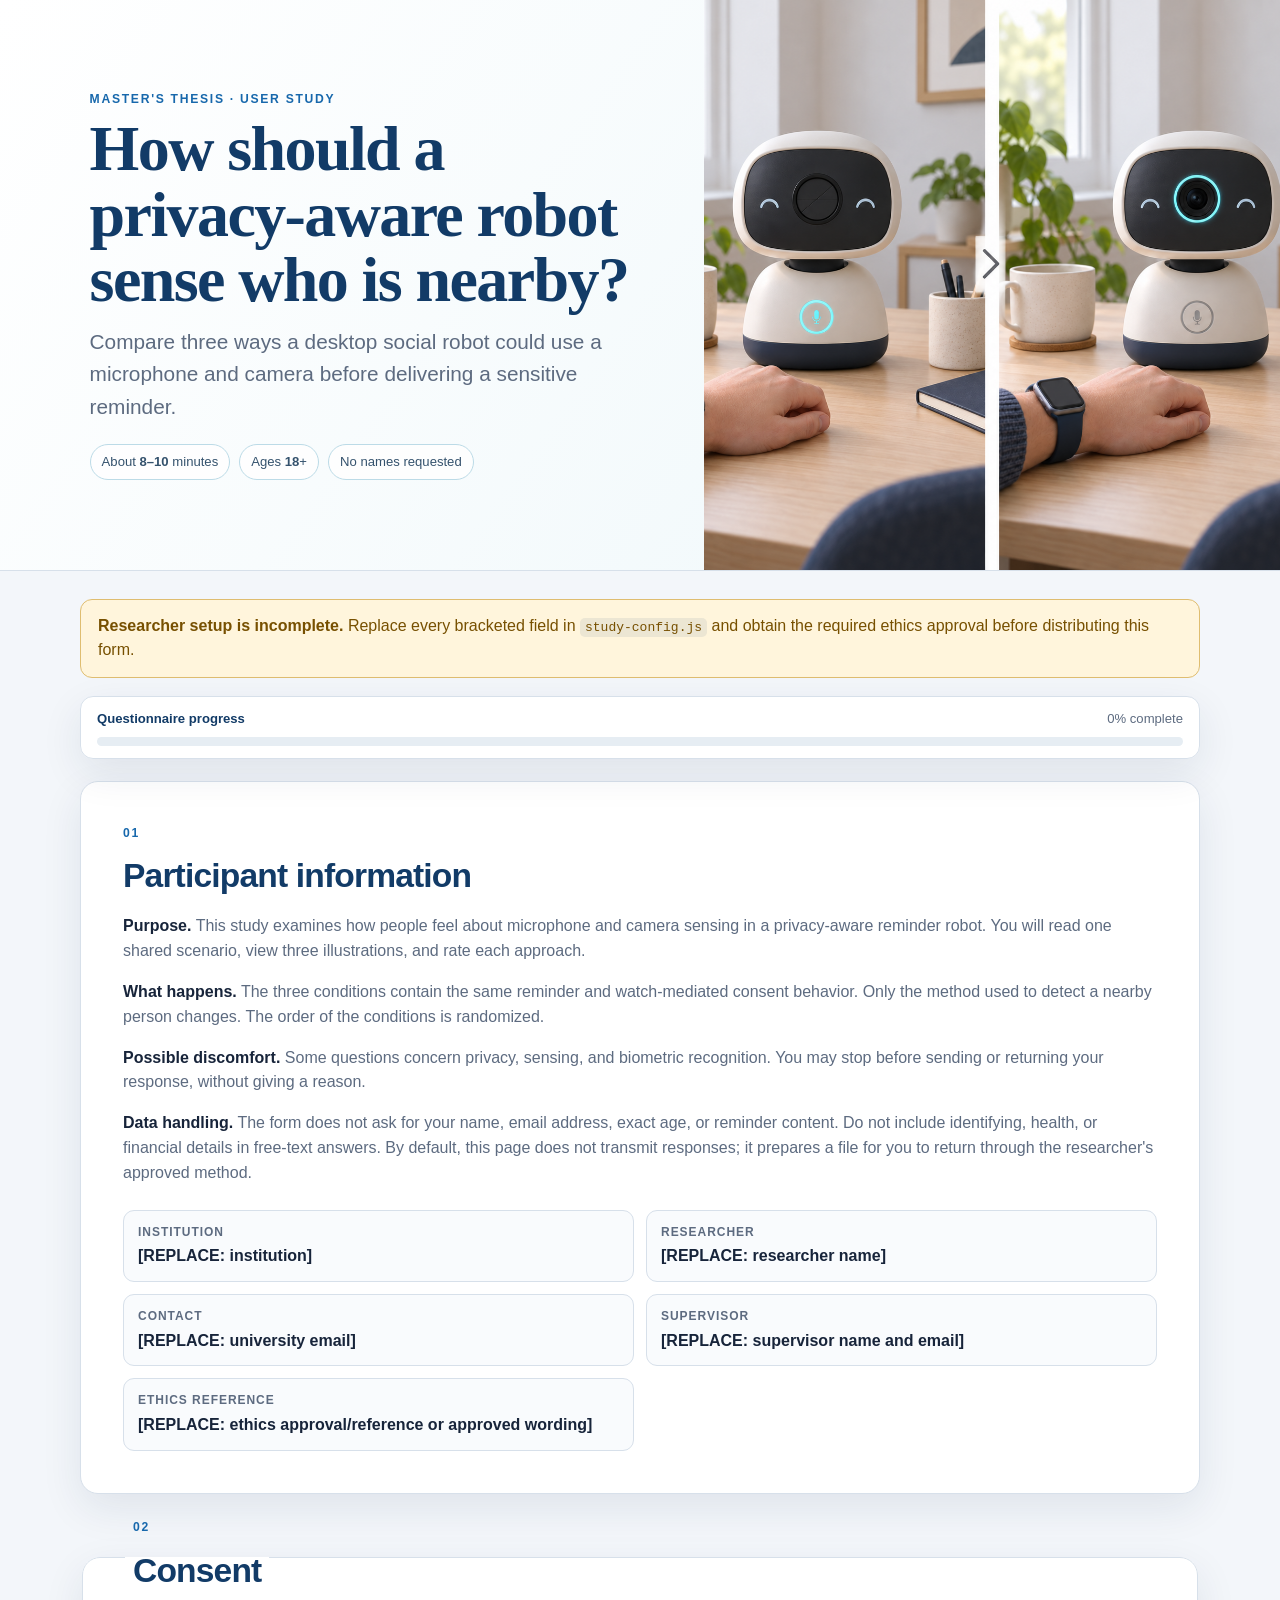
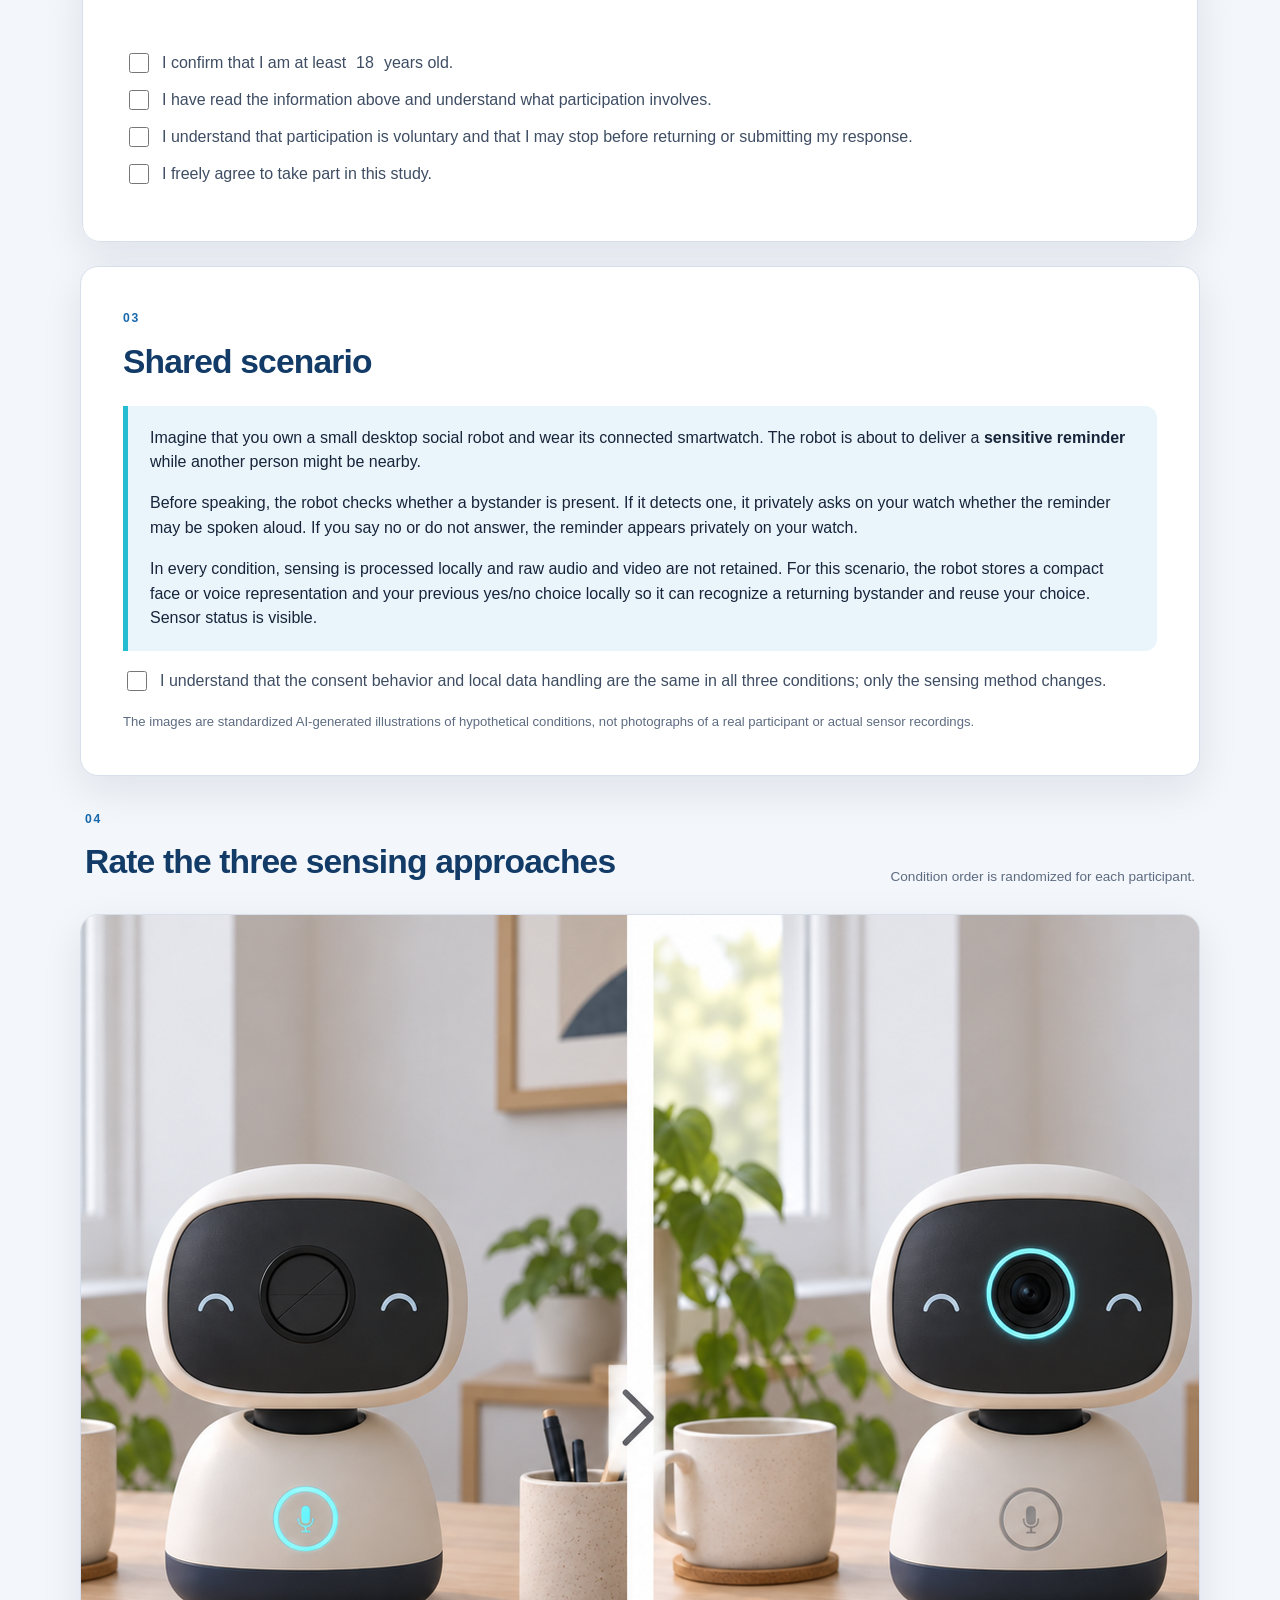
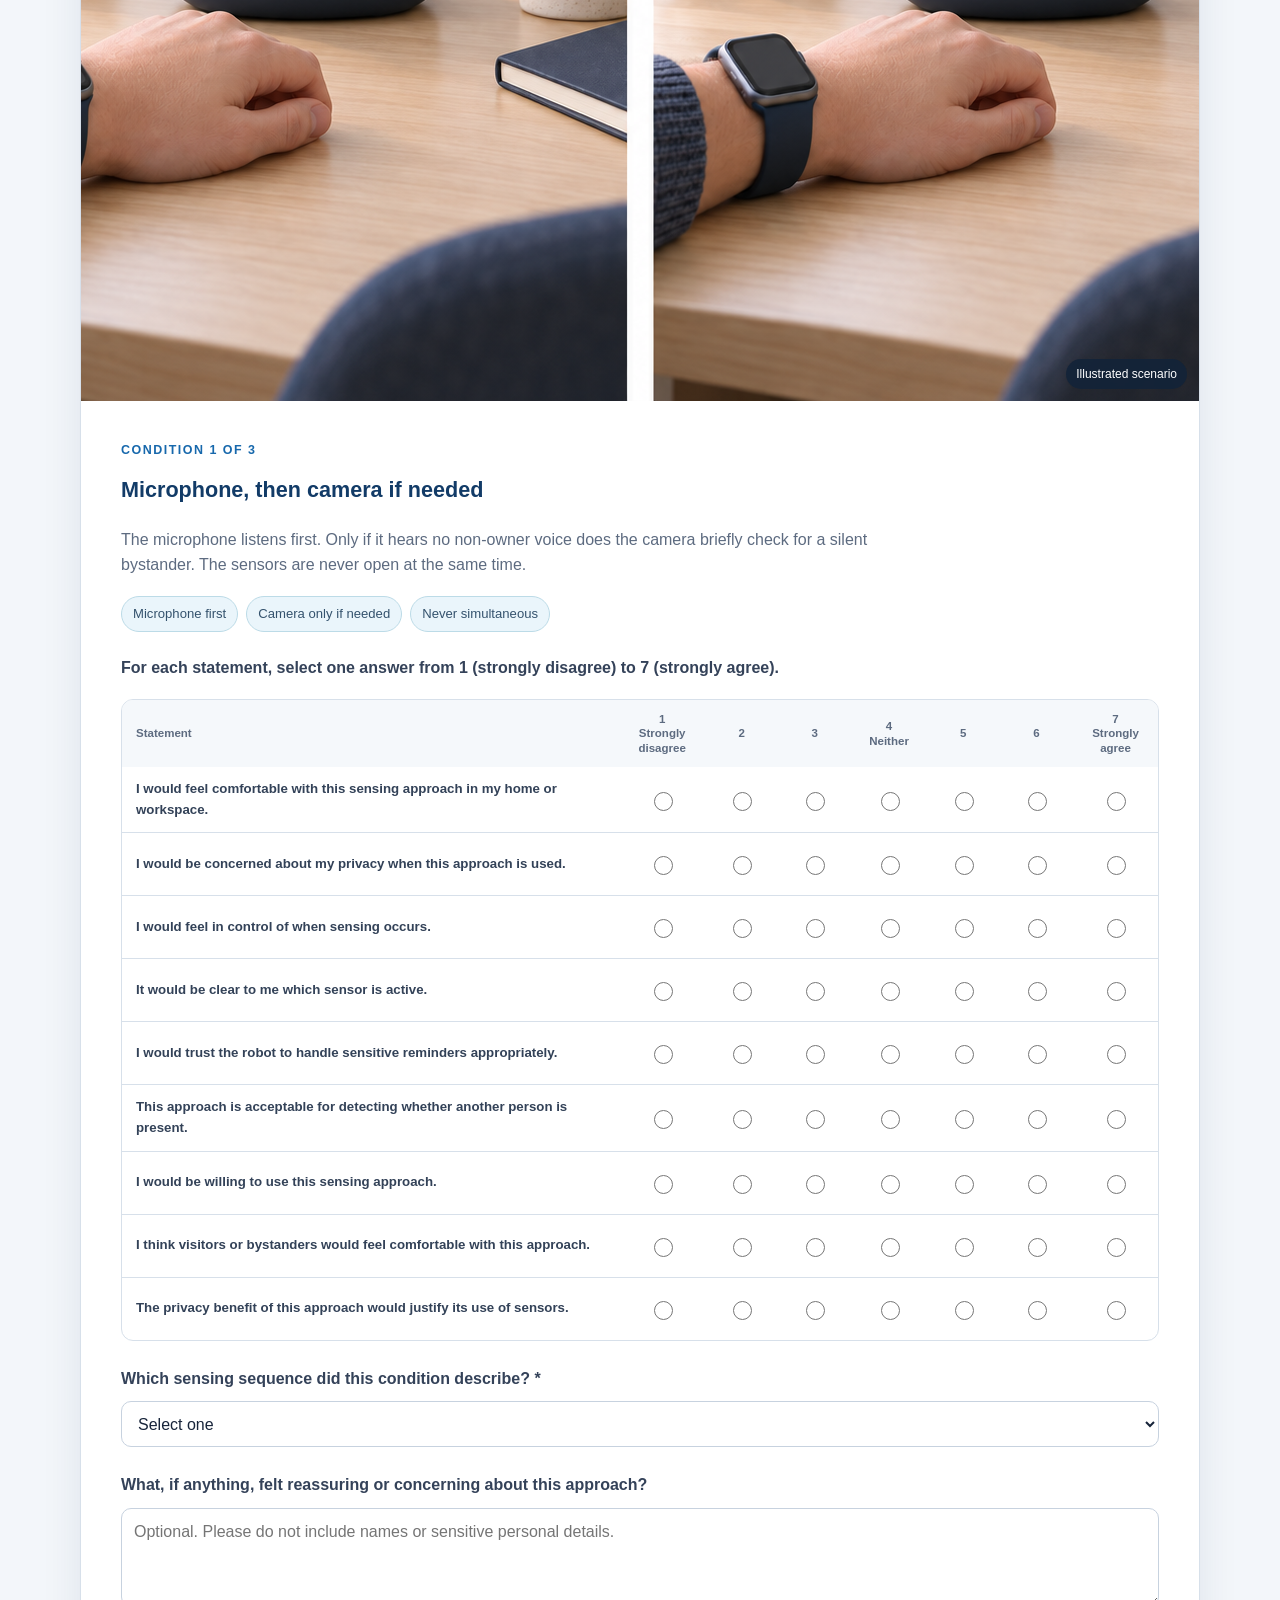
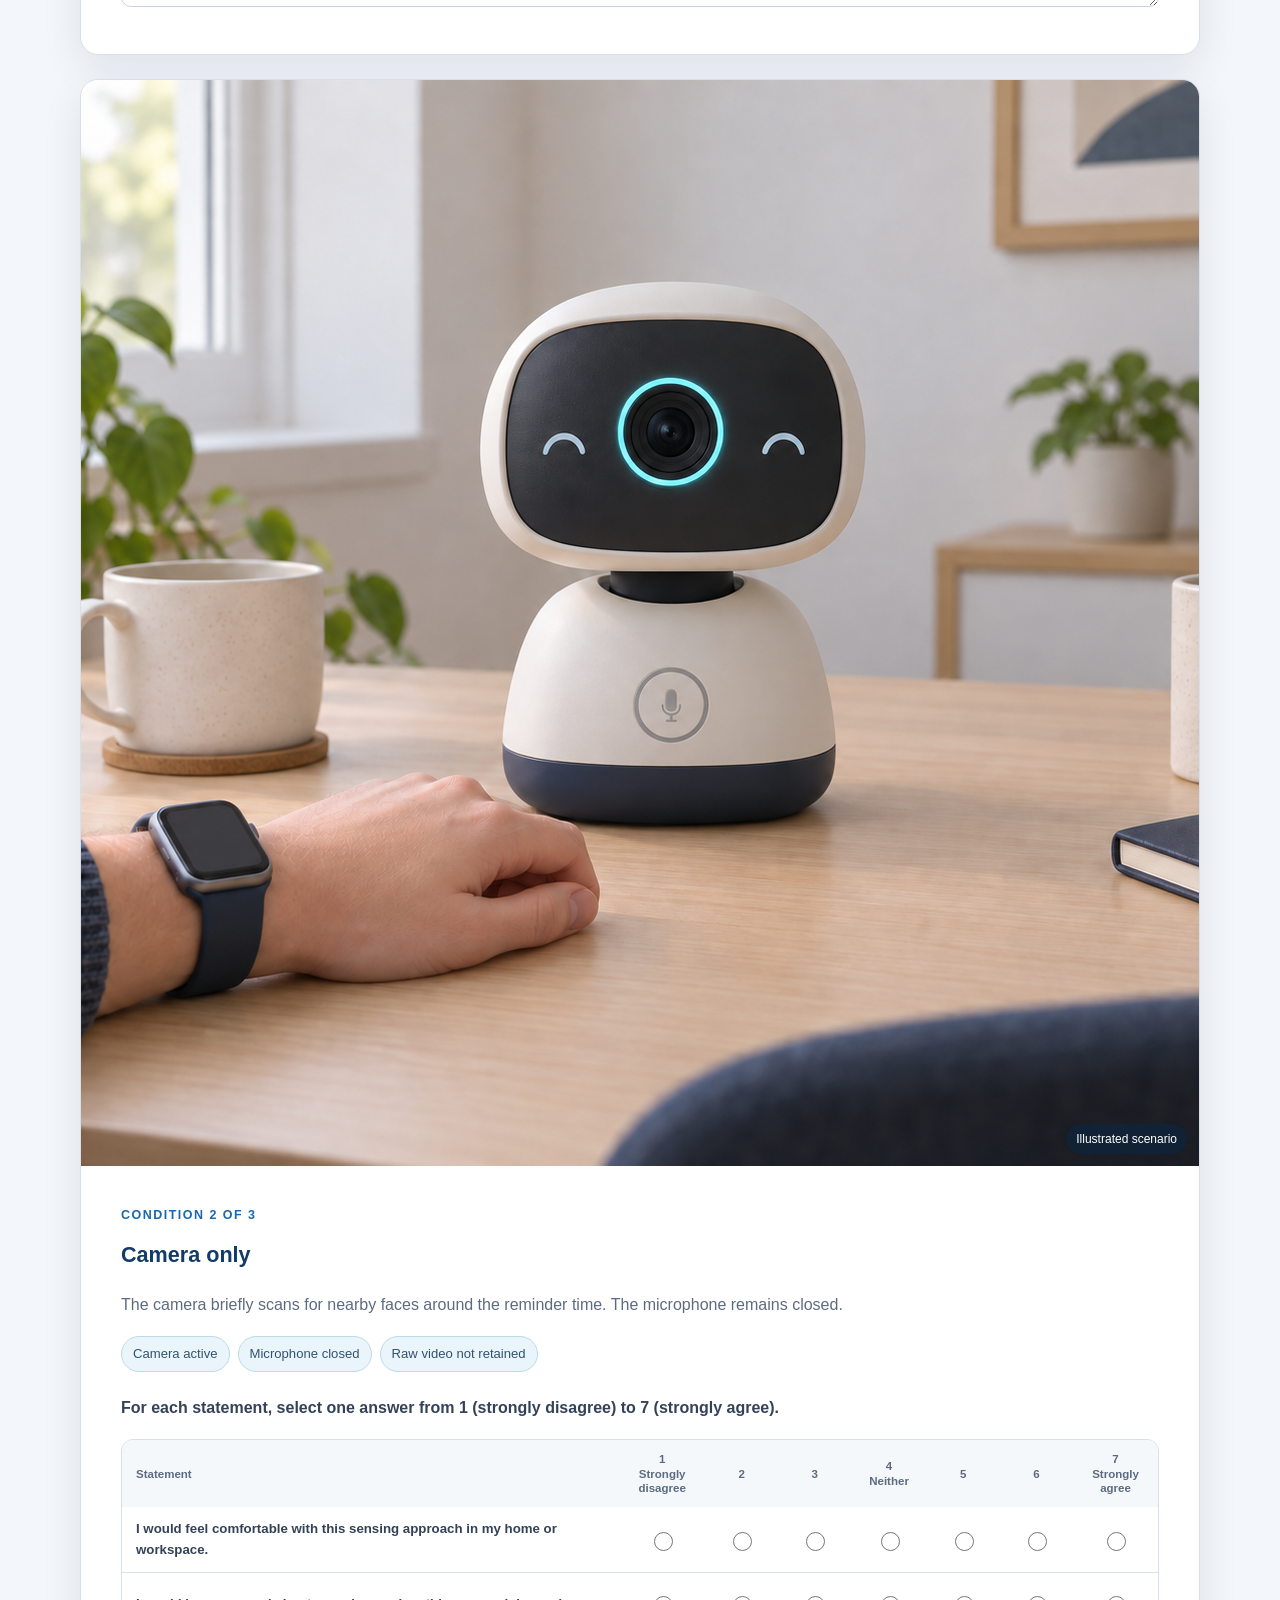
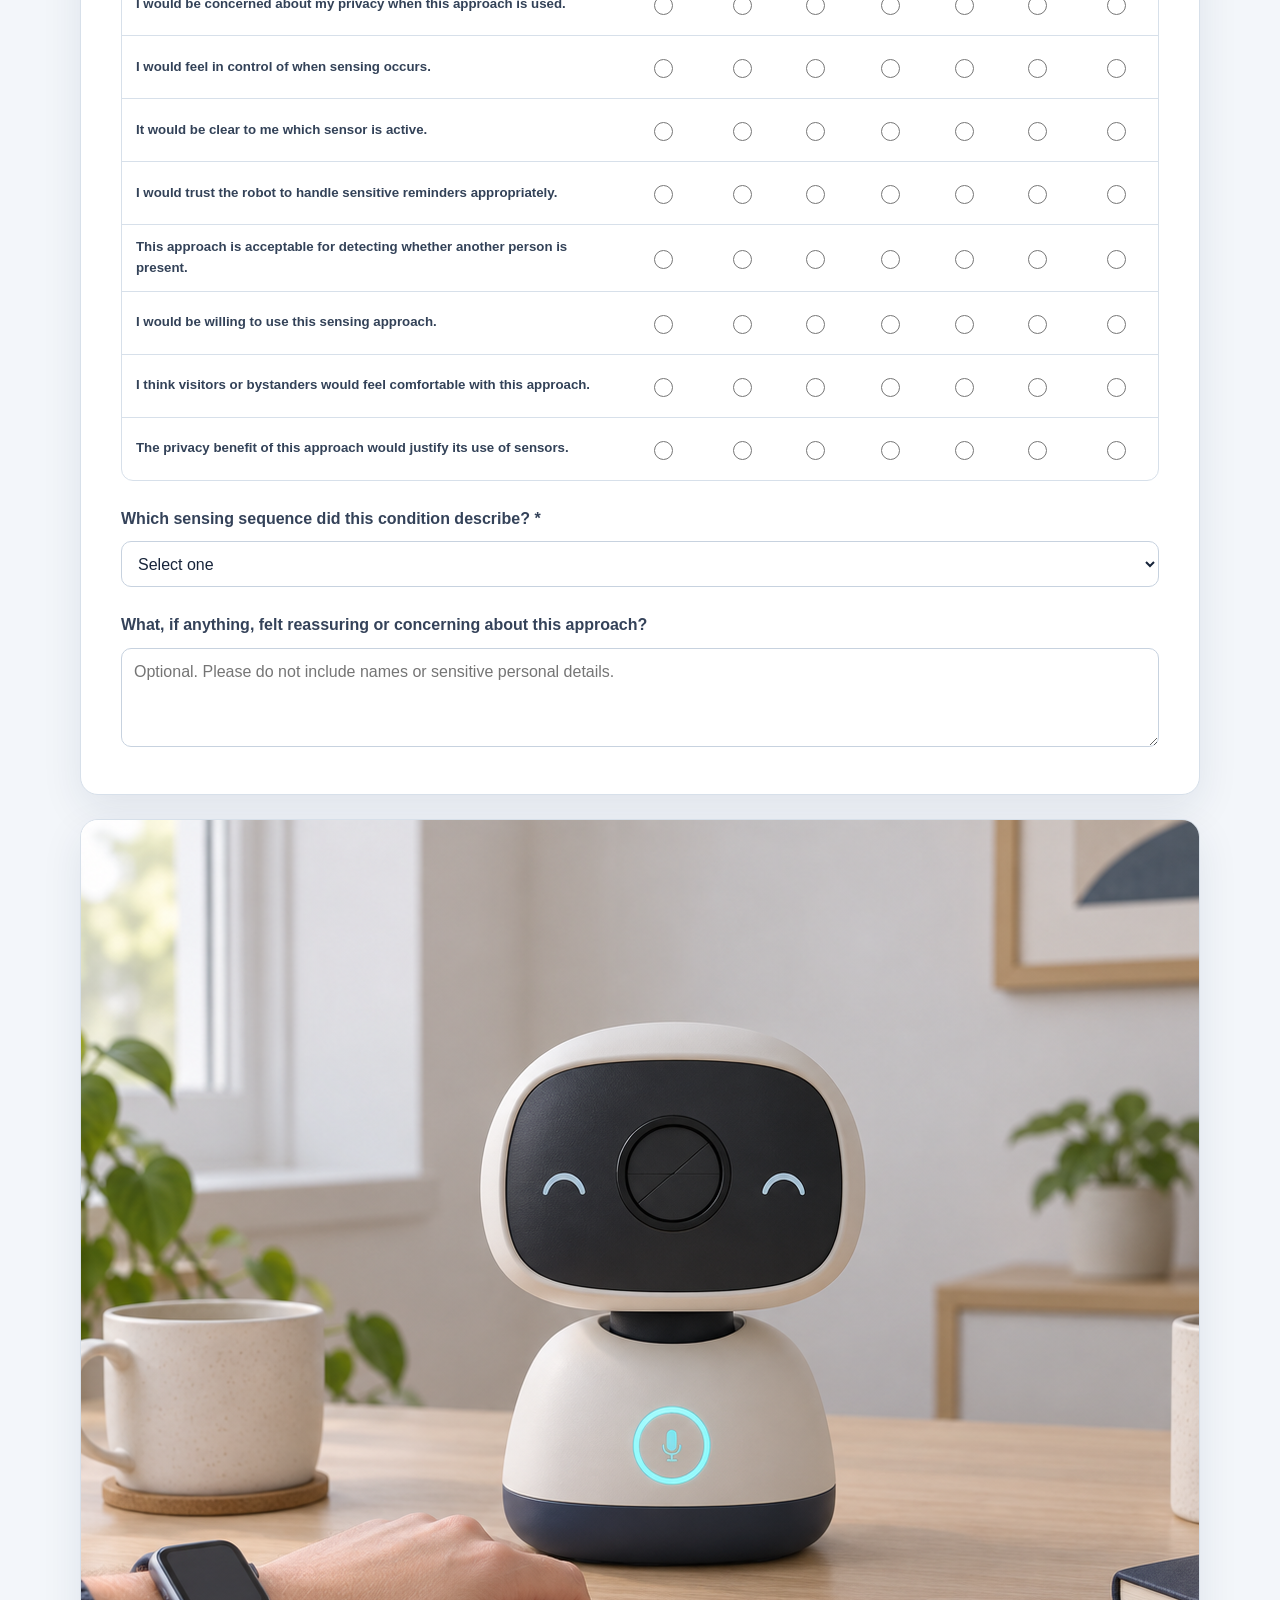
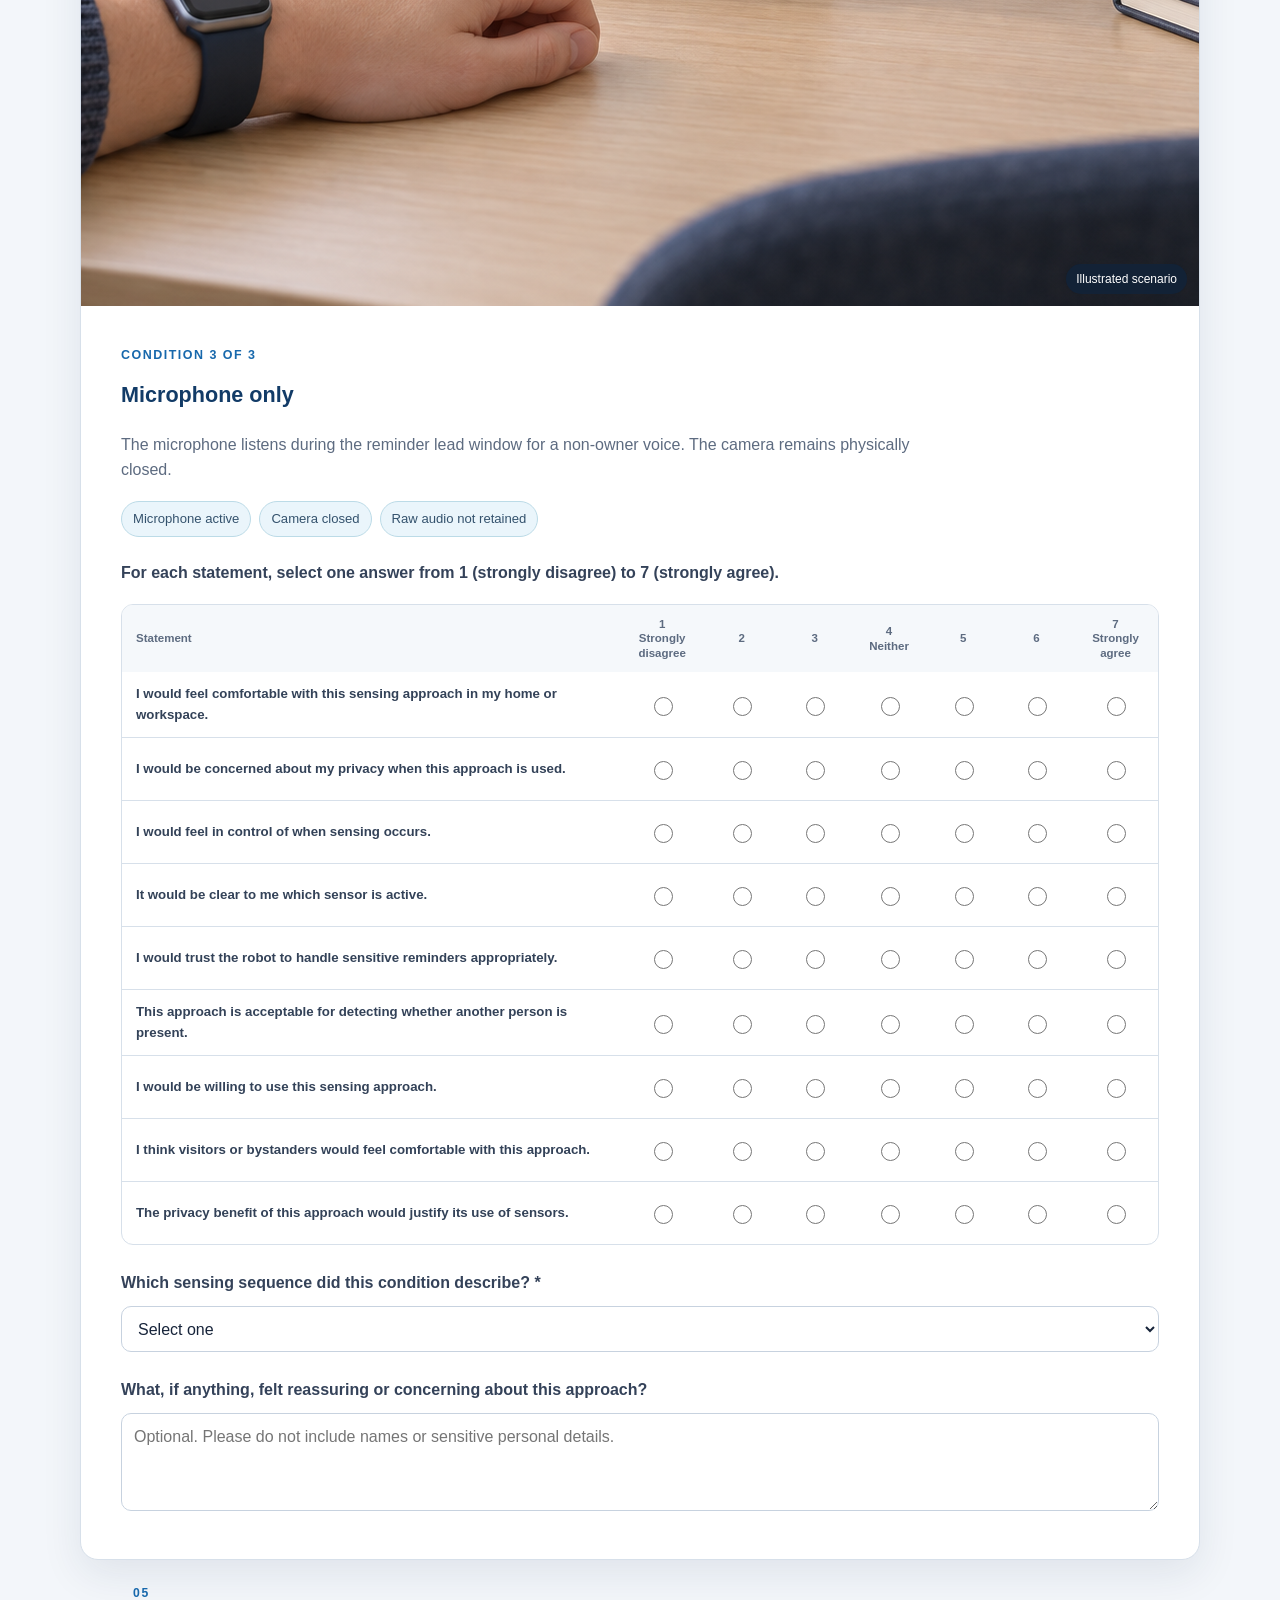
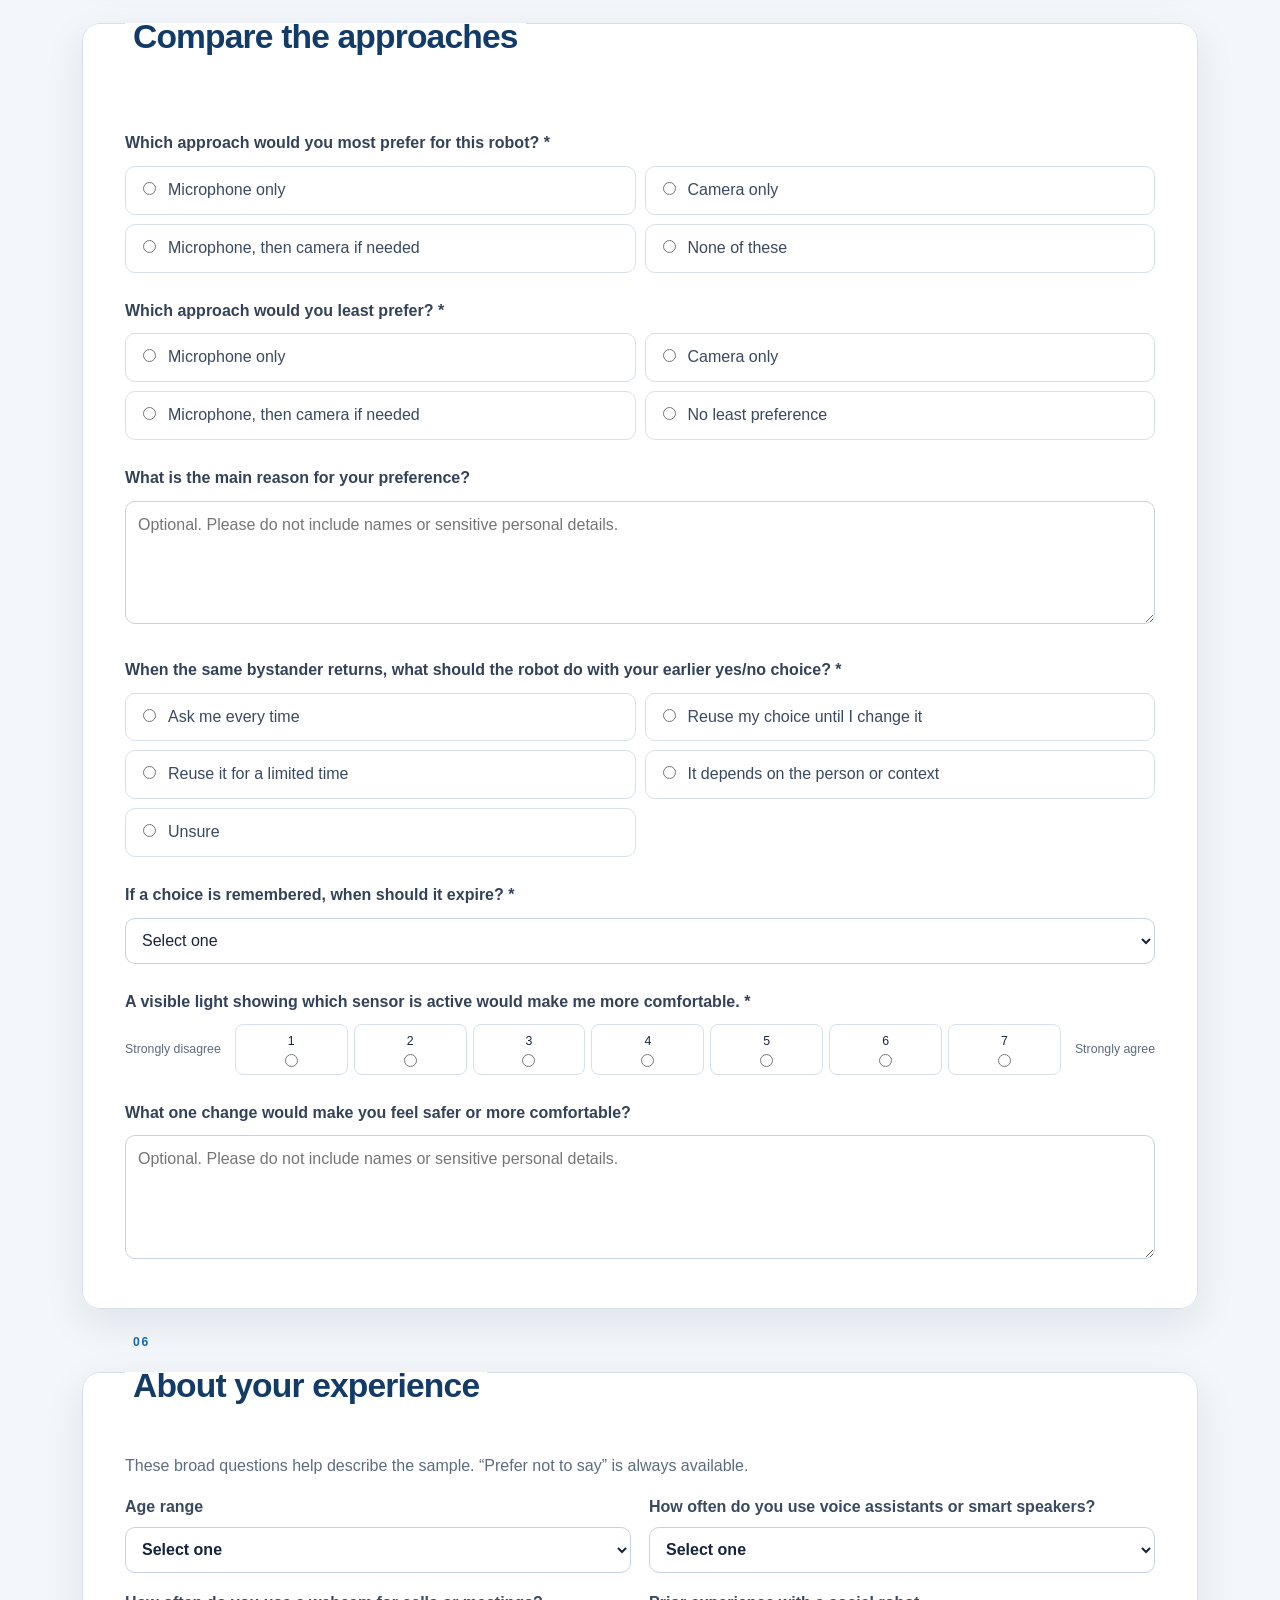
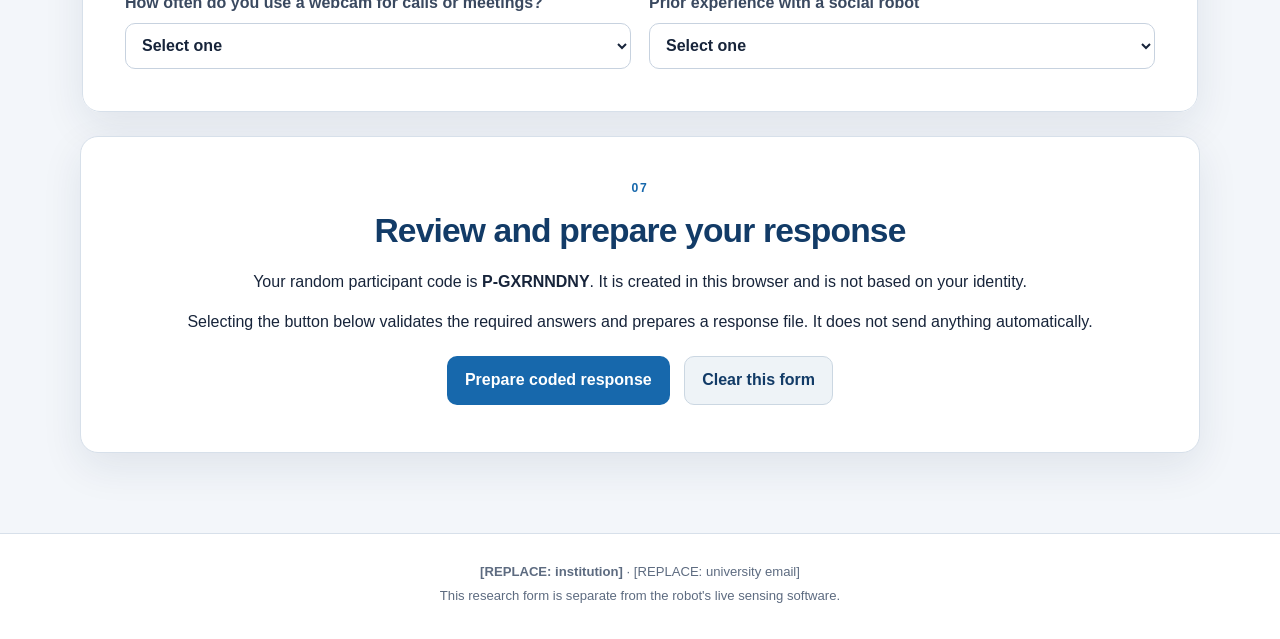
<file: user-study/index.html>
<!doctype html>
<html lang="en">
<head>
  <meta charset="utf-8">
  <meta name="viewport" content="width=device-width, initial-scale=1">
  <meta name="color-scheme" content="light">
  <meta name="description" content="Anonymous master's-thesis questionnaire about microphone and camera sensing in a privacy-aware social robot.">
  <title>Robot Sensor Comfort Study</title>
  <link rel="stylesheet" href="study.css">
  <script src="study-config.js" defer></script>
  <script src="study.js" defer></script>
</head>
<body>
  <a class="skip-link" href="#study-form">Skip to questionnaire</a>

  <header class="hero">
    <div class="hero-copy">
      <p class="kicker">MASTER'S THESIS · USER STUDY</p>
      <h1 data-config="title">How should a privacy-aware robot sense who is nearby?</h1>
      <p class="lede">Compare three ways a desktop social robot could use a microphone and camera before delivering a sensitive reminder.</p>
      <div class="hero-meta" aria-label="Study summary">
        <span>About <strong data-config="estimatedMinutes">8–10</strong> minutes</span>
        <span>Ages <strong data-config="minimumAge">18</strong>+</span>
        <span>No names requested</span>
      </div>
    </div>
    <img src="assets/condition-mic-then-camera.png" alt="Illustration of a desktop robot using a microphone first and a camera second" width="1448" height="1086">
  </header>

  <main>
    <noscript><div class="notice error">This questionnaire needs JavaScript to randomize the conditions and prepare the response file.</div></noscript>
    <div id="setup-warning" class="notice warning" hidden>
      <strong>Researcher setup is incomplete.</strong> Replace every bracketed field in <code>study-config.js</code> and obtain the required ethics approval before distributing this form.
    </div>

    <div class="progress-shell" aria-live="polite">
      <div>
        <strong>Questionnaire progress</strong>
        <span id="progress-label">0% complete</span>
      </div>
      <progress id="progress" max="100" value="0">0%</progress>
    </div>

    <form id="study-form">
      <section class="card prose" aria-labelledby="information-title">
        <p class="section-number">01</p>
        <h2 id="information-title">Participant information</h2>
        <p><strong>Purpose.</strong> This study examines how people feel about microphone and camera sensing in a privacy-aware reminder robot. You will read one shared scenario, view three illustrations, and rate each approach.</p>
        <p><strong>What happens.</strong> The three conditions contain the same reminder and watch-mediated consent behavior. Only the method used to detect a nearby person changes. The order of the conditions is randomized.</p>
        <p><strong>Possible discomfort.</strong> Some questions concern privacy, sensing, and biometric recognition. You may stop before sending or returning your response, without giving a reason.</p>
        <p><strong>Data handling.</strong> The form does not ask for your name, email address, exact age, or reminder content. Do not include identifying, health, or financial details in free-text answers. <span id="collection-description">By default, this page does not transmit responses; it prepares a file for you to return through the researcher's approved method.</span></p>
        <dl class="contact-grid">
          <div><dt>Institution</dt><dd data-config="institution">[REPLACE: institution]</dd></div>
          <div><dt>Researcher</dt><dd data-config="researcher">[REPLACE: researcher name]</dd></div>
          <div><dt>Contact</dt><dd data-config="contact">[REPLACE: university email]</dd></div>
          <div><dt>Supervisor</dt><dd data-config="supervisor">[REPLACE: supervisor name and email]</dd></div>
          <div><dt>Ethics reference</dt><dd data-config="ethicsReference">[REPLACE: ethics approval/reference or approved wording]</dd></div>
        </dl>
      </section>

      <fieldset class="card consent-card">
        <legend><span class="section-number">02</span> Consent</legend>
        <label class="check"><input type="checkbox" name="consent_age" required> I confirm that I am at least <span data-config="minimumAge">18</span> years old.</label>
        <label class="check"><input type="checkbox" name="consent_information" required> I have read the information above and understand what participation involves.</label>
        <label class="check"><input type="checkbox" name="consent_voluntary" required> I understand that participation is voluntary and that I may stop before returning or submitting my response.</label>
        <label class="check"><input type="checkbox" name="consent_participate" required> I freely agree to take part in this study.</label>
      </fieldset>

      <section class="card prose" aria-labelledby="scenario-title">
        <p class="section-number">03</p>
        <h2 id="scenario-title">Shared scenario</h2>
        <div class="scenario">
          <p>Imagine that you own a small desktop social robot and wear its connected smartwatch. The robot is about to deliver a <strong>sensitive reminder</strong> while another person might be nearby.</p>
          <p>Before speaking, the robot checks whether a bystander is present. If it detects one, it privately asks on your watch whether the reminder may be spoken aloud. If you say no or do not answer, the reminder appears privately on your watch.</p>
          <p>In every condition, sensing is processed locally and raw audio and video are not retained. For this scenario, the robot stores a compact face or voice representation and your previous yes/no choice locally so it can recognize a returning bystander and reuse your choice. Sensor status is visible.</p>
        </div>
        <label class="check"><input type="checkbox" name="scenario_understood" required> I understand that the consent behavior and local data handling are the same in all three conditions; only the sensing method changes.</label>
        <p class="image-note">The images are standardized AI-generated illustrations of hypothetical conditions, not photographs of a real participant or actual sensor recordings.</p>
      </section>

      <section aria-labelledby="conditions-title">
        <div class="section-heading">
          <div><p class="section-number">04</p><h2 id="conditions-title">Rate the three sensing approaches</h2></div>
          <p>Condition order is randomized for each participant.</p>
        </div>
        <div id="condition-list"></div>
      </section>

      <fieldset class="card" id="comparison-section">
        <legend><span class="section-number">05</span> Compare the approaches</legend>

        <div class="question-block">
          <span class="question-label">Which approach would you most prefer for this robot? <span aria-hidden="true">*</span></span>
          <div class="choice-grid" role="radiogroup" aria-label="Most preferred approach">
            <label><input type="radio" name="overall_preferred" value="microphone" required> Microphone only</label>
            <label><input type="radio" name="overall_preferred" value="camera" required> Camera only</label>
            <label><input type="radio" name="overall_preferred" value="sequential" required> Microphone, then camera if needed</label>
            <label><input type="radio" name="overall_preferred" value="none" required> None of these</label>
          </div>
        </div>

        <div class="question-block">
          <span class="question-label">Which approach would you least prefer? <span aria-hidden="true">*</span></span>
          <div class="choice-grid" role="radiogroup" aria-label="Least preferred approach">
            <label><input type="radio" name="overall_least_preferred" value="microphone" required> Microphone only</label>
            <label><input type="radio" name="overall_least_preferred" value="camera" required> Camera only</label>
            <label><input type="radio" name="overall_least_preferred" value="sequential" required> Microphone, then camera if needed</label>
            <label><input type="radio" name="overall_least_preferred" value="none" required> No least preference</label>
          </div>
        </div>

        <div class="question-block">
          <label for="preference-reason"><span class="question-label">What is the main reason for your preference?</span></label>
          <textarea id="preference-reason" name="overall_preference_reason" maxlength="1200" rows="4" placeholder="Optional. Please do not include names or sensitive personal details."></textarea>
        </div>

        <div class="question-block">
          <span class="question-label">When the same bystander returns, what should the robot do with your earlier yes/no choice? <span aria-hidden="true">*</span></span>
          <div class="choice-grid" role="radiogroup" aria-label="Preference for remembered consent">
            <label><input type="radio" name="policy_preference" value="reask" required> Ask me every time</label>
            <label><input type="radio" name="policy_preference" value="remember" required> Reuse my choice until I change it</label>
            <label><input type="radio" name="policy_preference" value="expire" required> Reuse it for a limited time</label>
            <label><input type="radio" name="policy_preference" value="context" required> It depends on the person or context</label>
            <label><input type="radio" name="policy_preference" value="unsure" required> Unsure</label>
          </div>
        </div>

        <div class="question-block">
          <label for="retention-preference"><span class="question-label">If a choice is remembered, when should it expire? <span aria-hidden="true">*</span></span></label>
          <select id="retention-preference" name="retention_preference" required>
            <option value="">Select one</option>
            <option value="session">At the end of the current session</option>
            <option value="day">After one day</option>
            <option value="week">After one week</option>
            <option value="month">After one month</option>
            <option value="manual">Only when I change or delete it</option>
            <option value="never_store">It should never be stored</option>
            <option value="unsure">Unsure</option>
          </select>
        </div>

        <div class="question-block">
          <span class="question-label">A visible light showing which sensor is active would make me more comfortable. <span aria-hidden="true">*</span></span>
          <div class="inline-scale" role="radiogroup" aria-label="Status light agreement">
            <span>Strongly disagree</span>
            <div class="scale-options" data-radio-group="status_light_helpful"></div>
            <span>Strongly agree</span>
          </div>
        </div>

        <div class="question-block">
          <label for="design-change"><span class="question-label">What one change would make you feel safer or more comfortable?</span></label>
          <textarea id="design-change" name="overall_design_change" maxlength="1200" rows="4" placeholder="Optional. Please do not include names or sensitive personal details."></textarea>
        </div>
      </fieldset>

      <fieldset class="card">
        <legend><span class="section-number">06</span> About your experience</legend>
        <p class="muted">These broad questions help describe the sample. “Prefer not to say” is always available.</p>

        <div class="form-grid">
          <label>Age range
            <select name="dem_age_band" required>
              <option value="">Select one</option>
              <option value="18_24">18–24</option>
              <option value="25_34">25–34</option>
              <option value="35_44">35–44</option>
              <option value="45_54">45–54</option>
              <option value="55_64">55–64</option>
              <option value="65_plus">65+</option>
              <option value="prefer_not">Prefer not to say</option>
            </select>
          </label>
          <label>How often do you use voice assistants or smart speakers?
            <select name="dem_voice_assistant_use" required>
              <option value="">Select one</option>
              <option value="never">Never</option>
              <option value="less_monthly">Less than monthly</option>
              <option value="monthly">Monthly</option>
              <option value="weekly">Weekly</option>
              <option value="daily">Daily</option>
              <option value="prefer_not">Prefer not to say</option>
            </select>
          </label>
          <label>How often do you use a webcam for calls or meetings?
            <select name="dem_webcam_use" required>
              <option value="">Select one</option>
              <option value="never">Never</option>
              <option value="less_monthly">Less than monthly</option>
              <option value="monthly">Monthly</option>
              <option value="weekly">Weekly</option>
              <option value="daily">Daily</option>
              <option value="prefer_not">Prefer not to say</option>
            </select>
          </label>
          <label>Prior experience with a social robot
            <select name="dem_robot_experience" required>
              <option value="">Select one</option>
              <option value="none">None</option>
              <option value="seen_demo">Seen one in a video or demonstration</option>
              <option value="brief">Interacted once or twice</option>
              <option value="regular">Regular interaction</option>
              <option value="prefer_not">Prefer not to say</option>
            </select>
          </label>
        </div>
      </fieldset>

      <section class="card finish-card">
        <p class="section-number">07</p>
        <h2>Review and prepare your response</h2>
        <p>Your random participant code is <strong id="participant-code">Generating…</strong>. It is created in this browser and is not based on your identity.</p>
        <p id="submit-explanation">Selecting the button below validates the required answers and prepares a response file. It does not send anything automatically.</p>
        <button id="submit-button" class="button primary" type="submit">Prepare coded response</button>
        <button id="reset-button" class="button secondary" type="button">Clear this form</button>
        <p id="form-error" class="form-error" role="alert" hidden>Please complete the highlighted required question(s).</p>
      </section>
    </form>

    <section id="completion" class="card completion" tabindex="-1" hidden>
      <p class="section-number">RESPONSE READY</p>
      <h2>Thank you</h2>
      <p id="completion-message">Your coded response has not left this browser. Download one of the files below and return it using the method provided by the researcher.</p>
      <div class="button-row">
        <button id="download-json" class="button primary" type="button">Download JSON response</button>
        <button id="download-csv" class="button secondary" type="button">Download CSV response</button>
        <button id="print-response" class="button secondary" type="button">Print / save as PDF</button>
      </div>
    </section>
  </main>

  <footer>
    <p><strong data-config="institution">[REPLACE: institution]</strong> · <span data-config="contact">[REPLACE: university email]</span></p>
    <p>This research form is separate from the robot's live sensing software.</p>
  </footer>
</body>
</html>
</file>
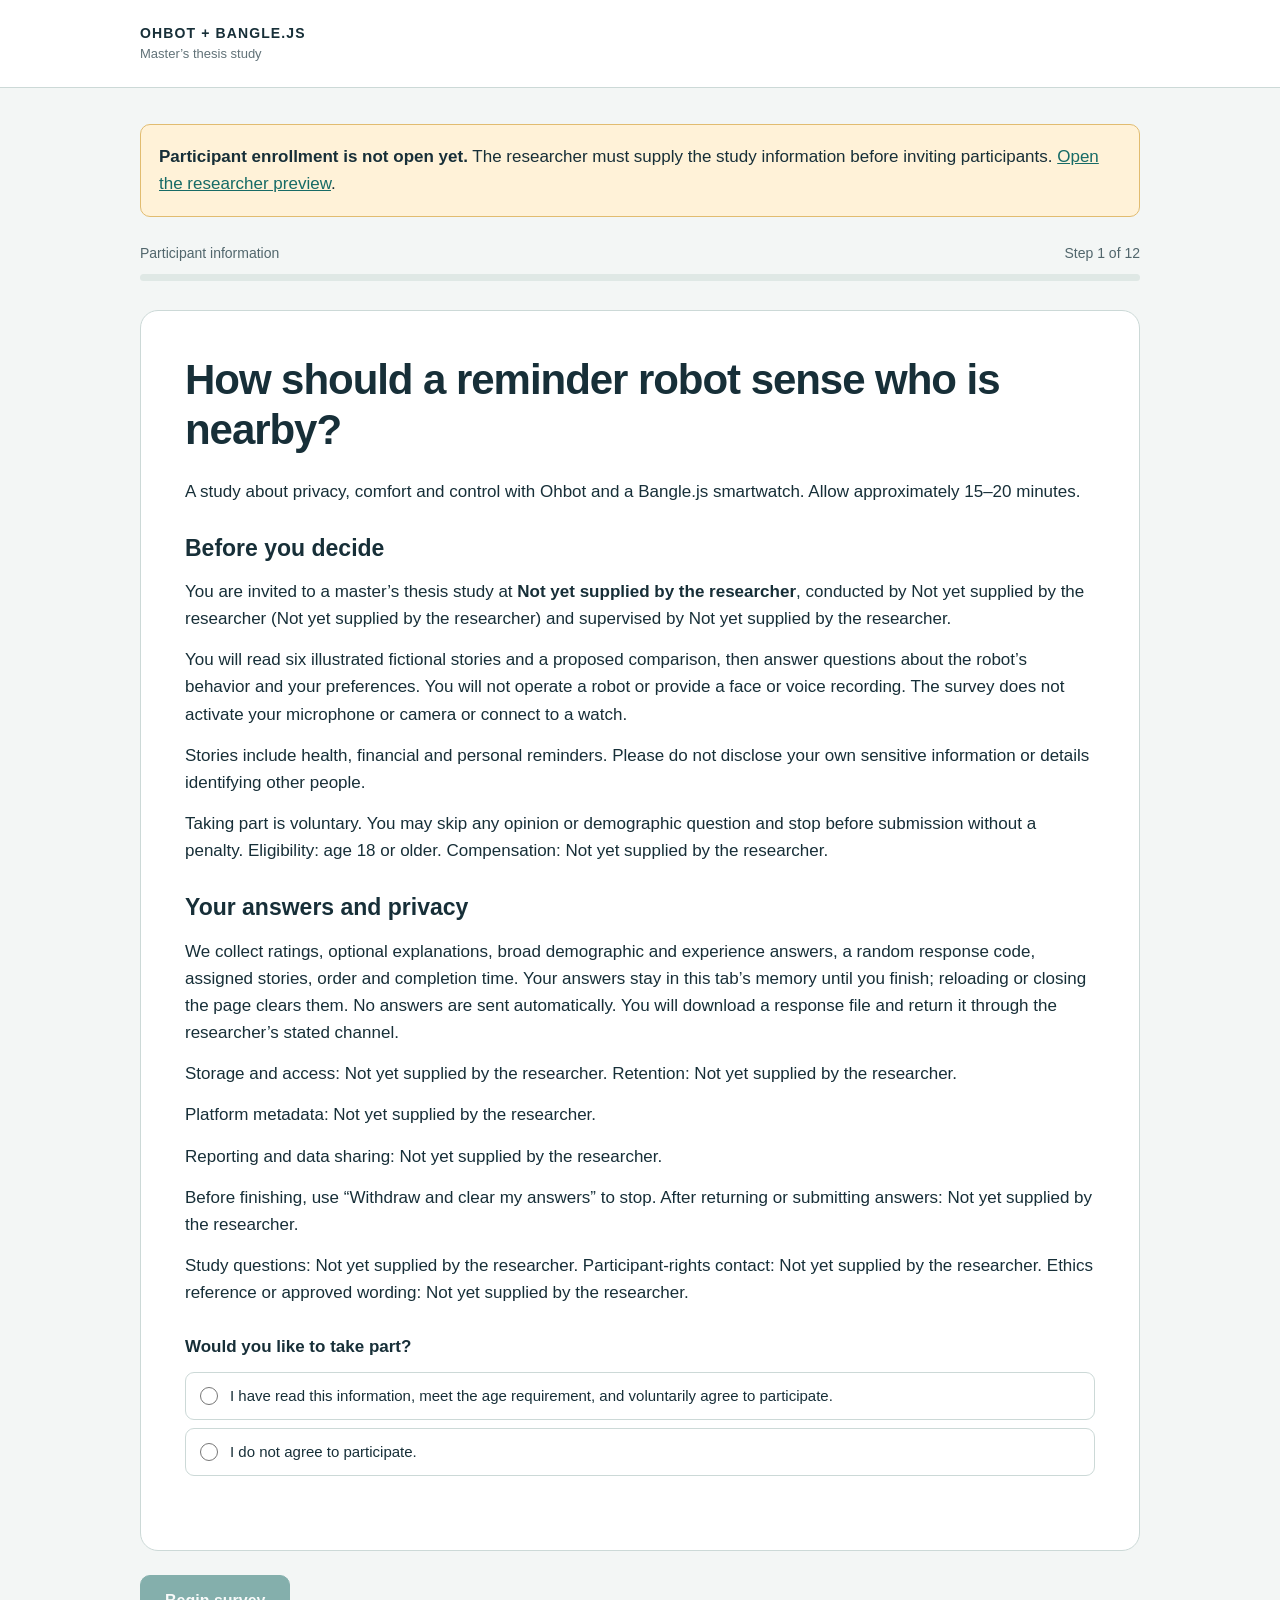
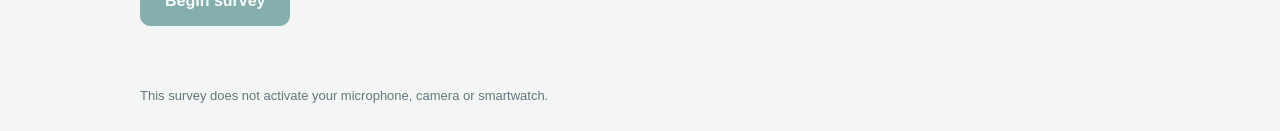
<file: user-study/participant-survey/index.html>
<!doctype html>
<html lang="en">
<head>
  <meta charset="utf-8">
  <meta name="viewport" content="width=device-width, initial-scale=1">
  <meta name="color-scheme" content="light">
  <title>How should a reminder robot sense who is nearby?</title>
  <link rel="stylesheet" href="survey.css">
  <script src="config.js" defer></script>
  <script src="survey.js" defer></script>
</head>
<body>
  <a class="skip" href="#page">Skip to survey</a>
  <header><div class="brand">OHBOT + BANGLE.JS <span>Master’s thesis study</span></div></header>
  <main>
    <div id="setup" class="notice" hidden></div>
    <div class="progress-row"><span id="step-label">Participant information</span><span id="step-count"></span></div>
    <progress id="progress" max="10" value="0" aria-label="Survey progress"></progress>
    <form id="survey" novalidate>
      <section id="page" tabindex="-1" aria-labelledby="page-title"></section>
      <p id="error" class="error" role="alert" hidden></p>
      <nav id="navigation" aria-label="Survey navigation">
        <button id="back" type="button" class="secondary">Back</button>
        <button id="next" type="submit">Continue</button>
      </nav>
    </form>
    <button id="withdraw" type="button" class="text-button" hidden>Withdraw and clear my answers</button>
    <noscript><p class="notice">Please enable JavaScript to view the stories and answer this survey.</p></noscript>
  </main>
  <footer>This survey does not activate your microphone, camera or smartwatch.</footer>
</body>
</html>
</file>
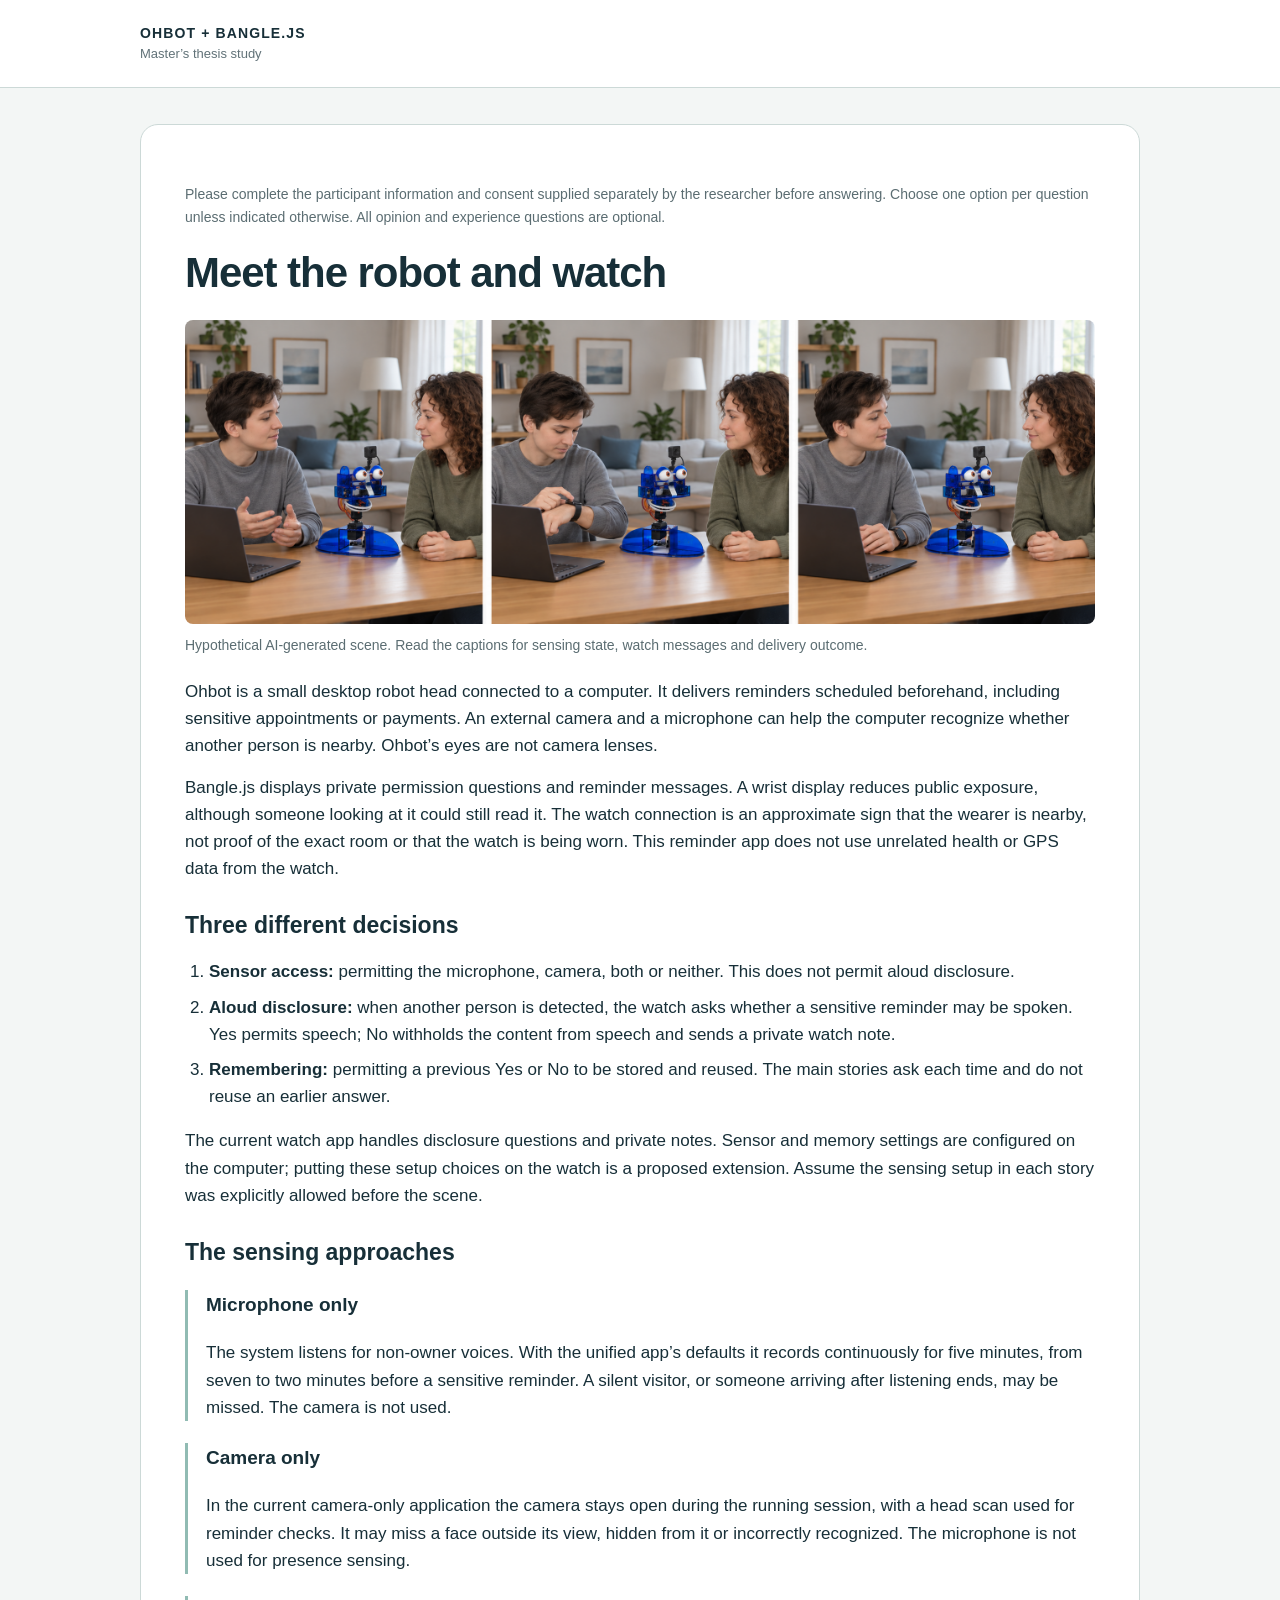
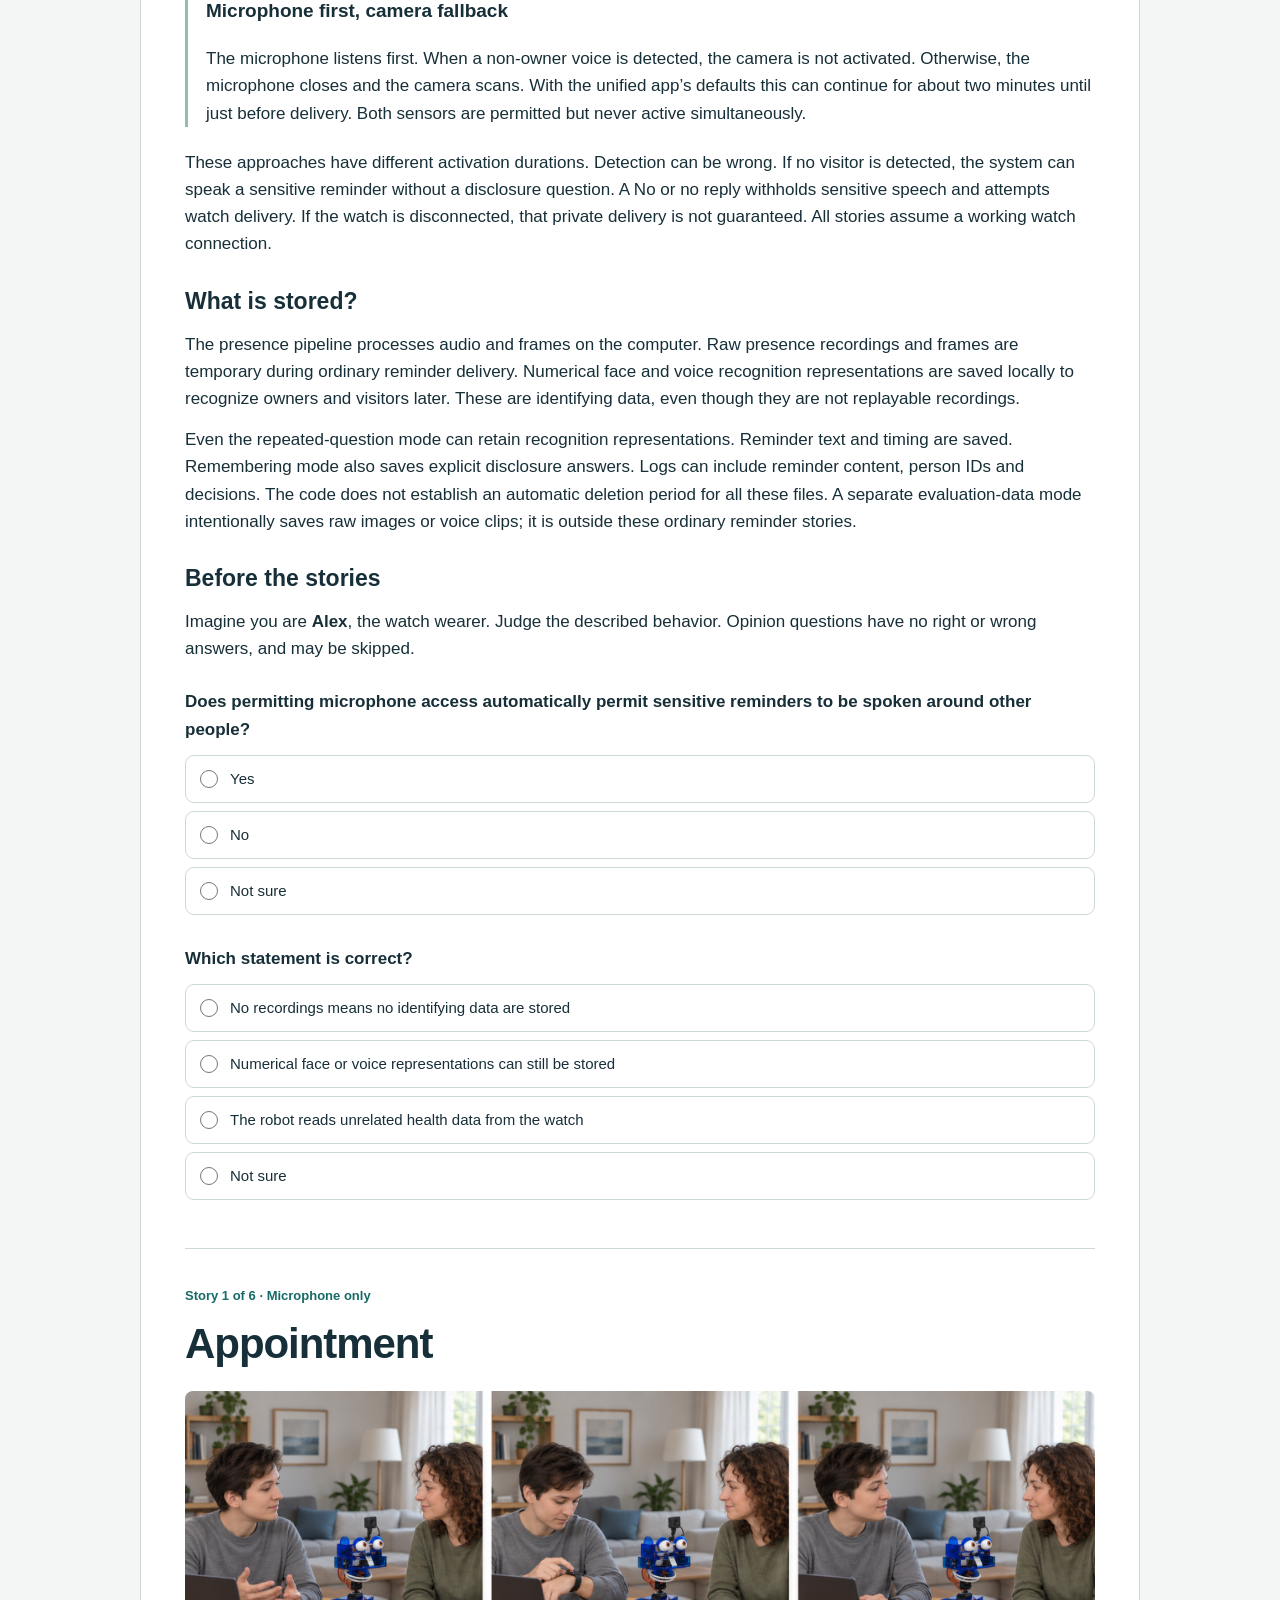
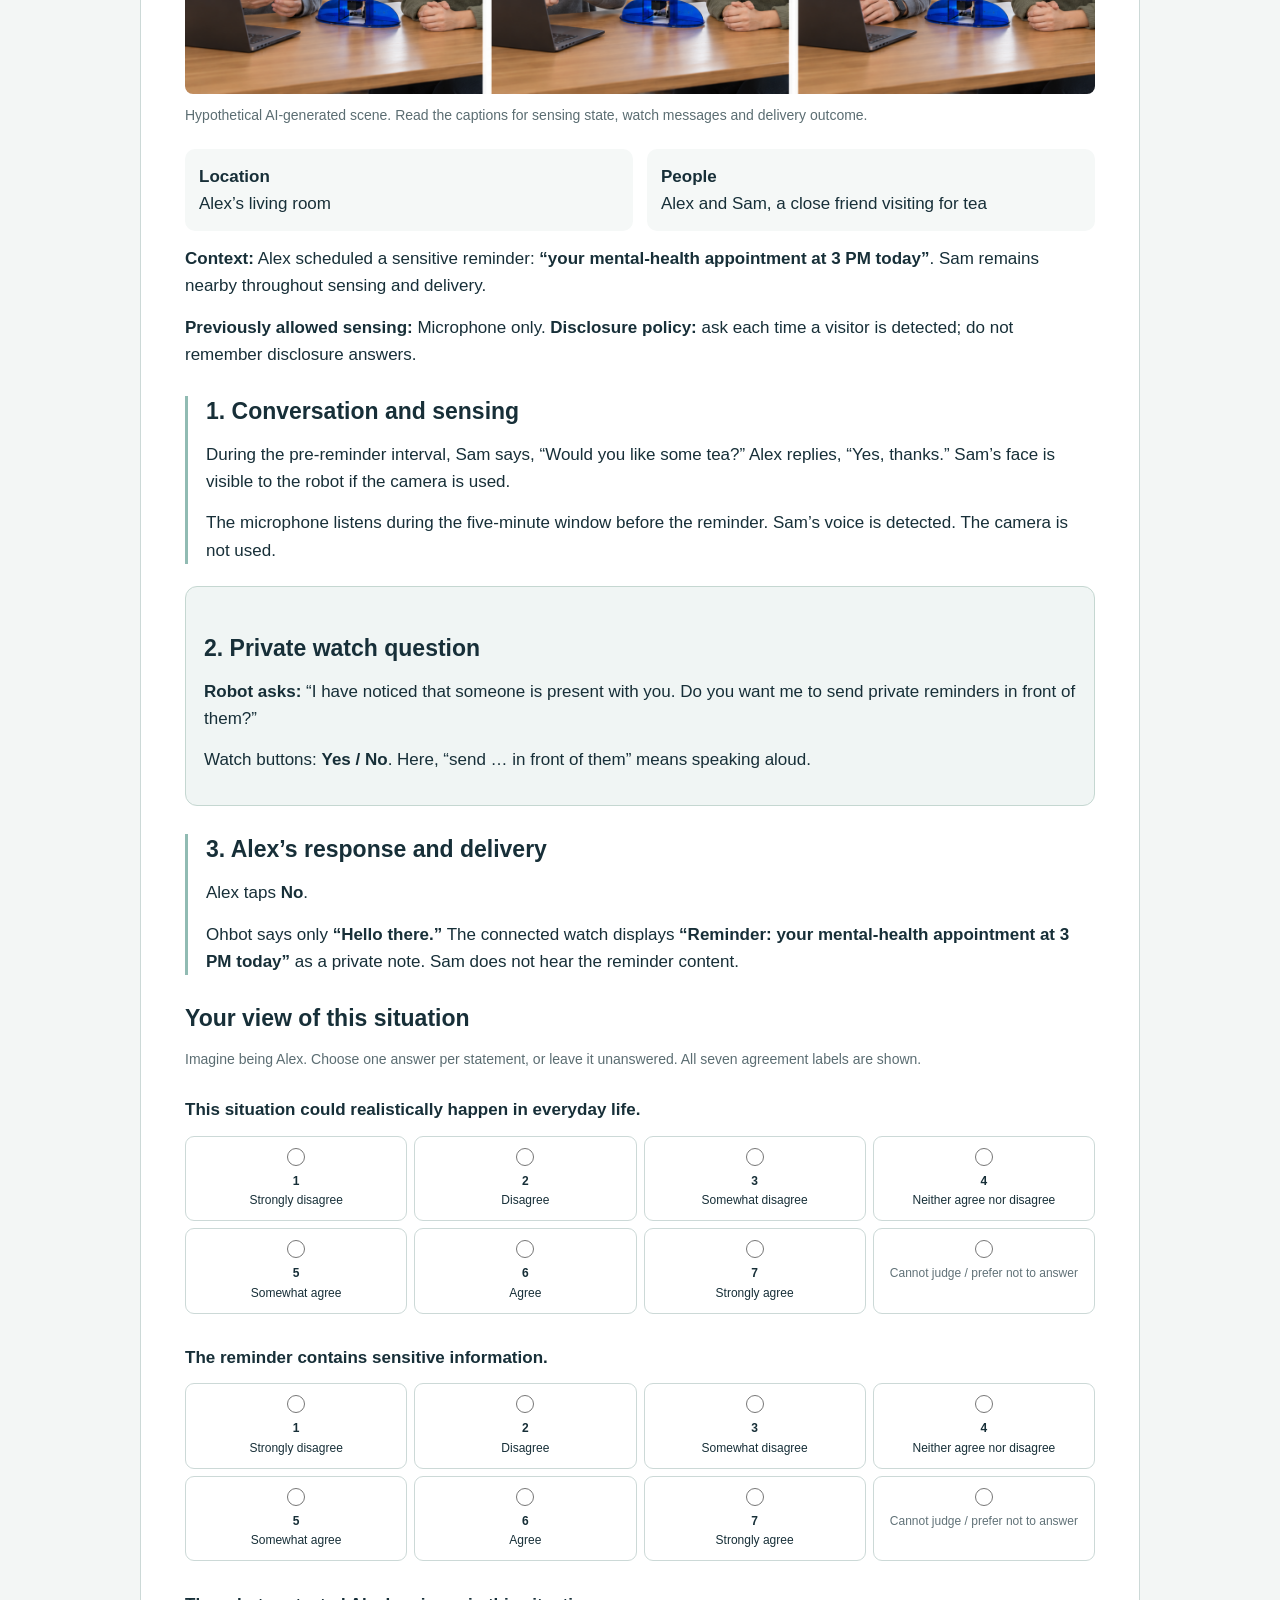
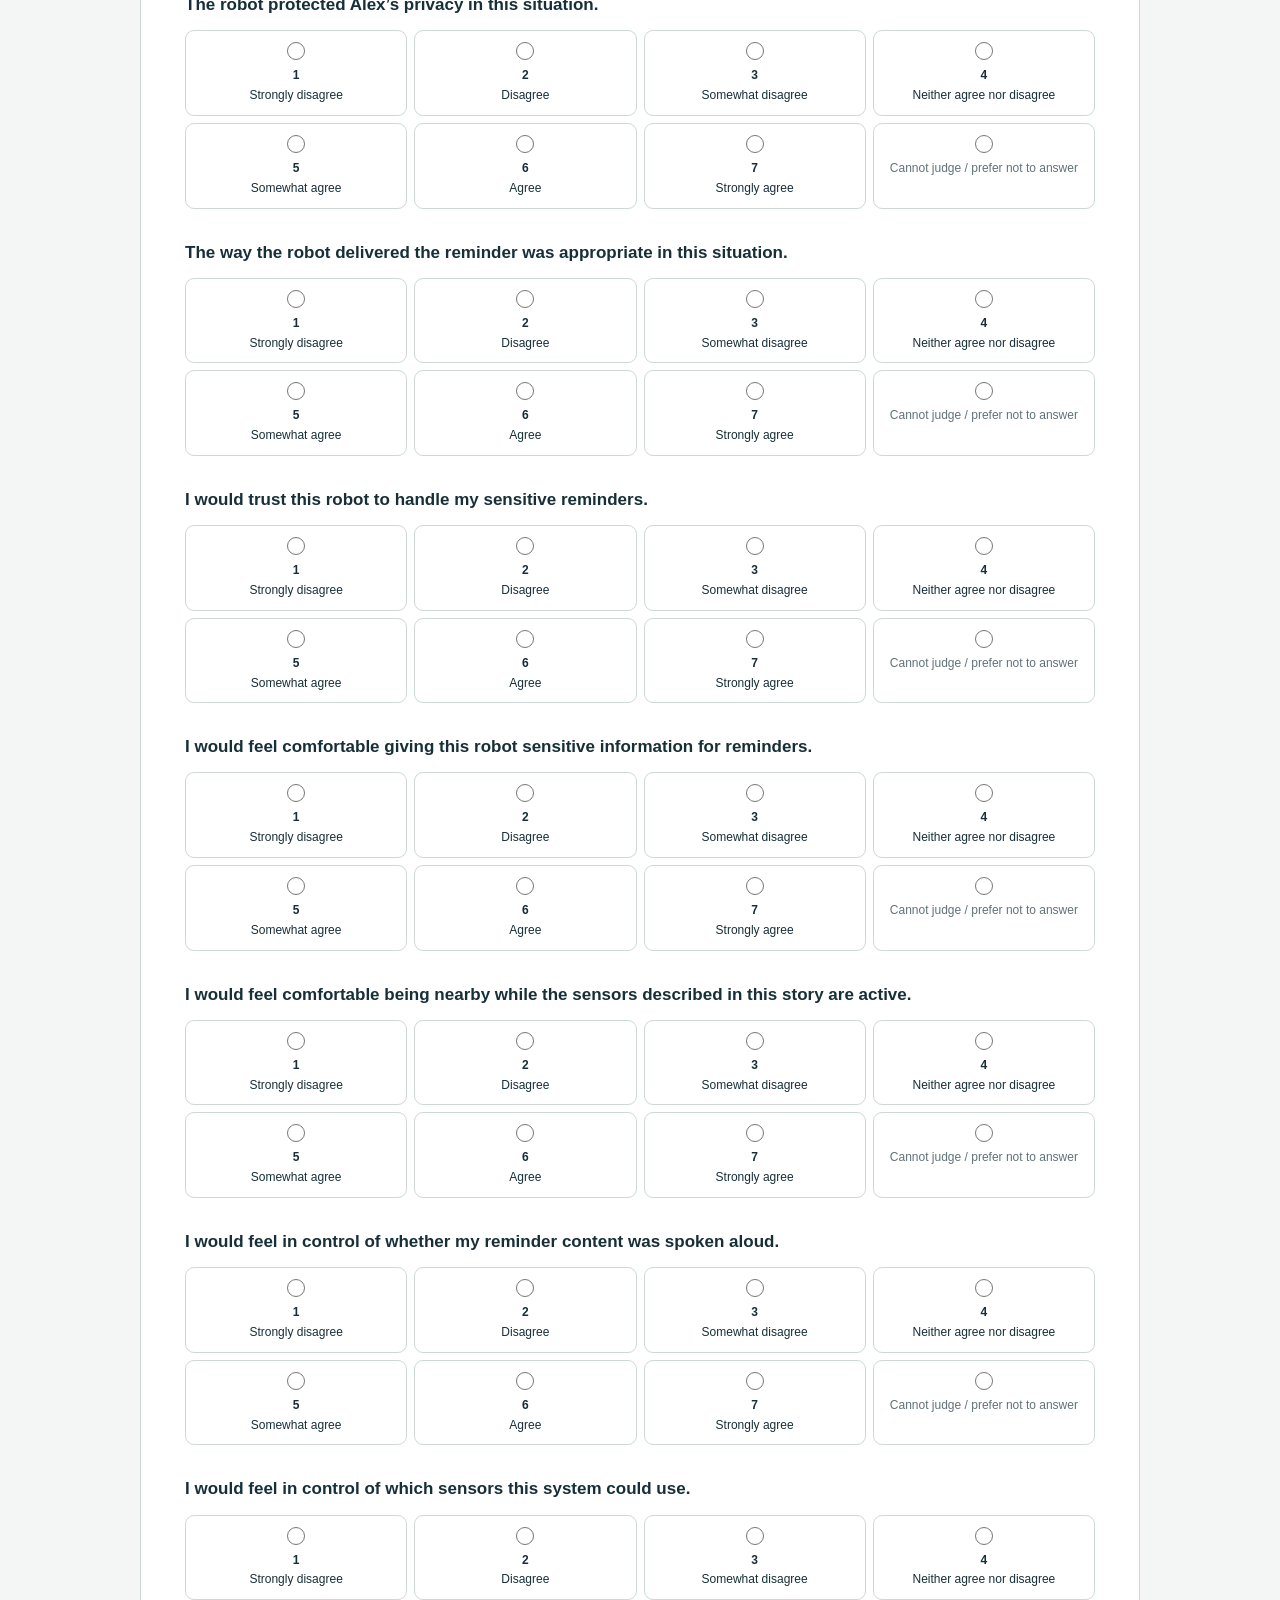
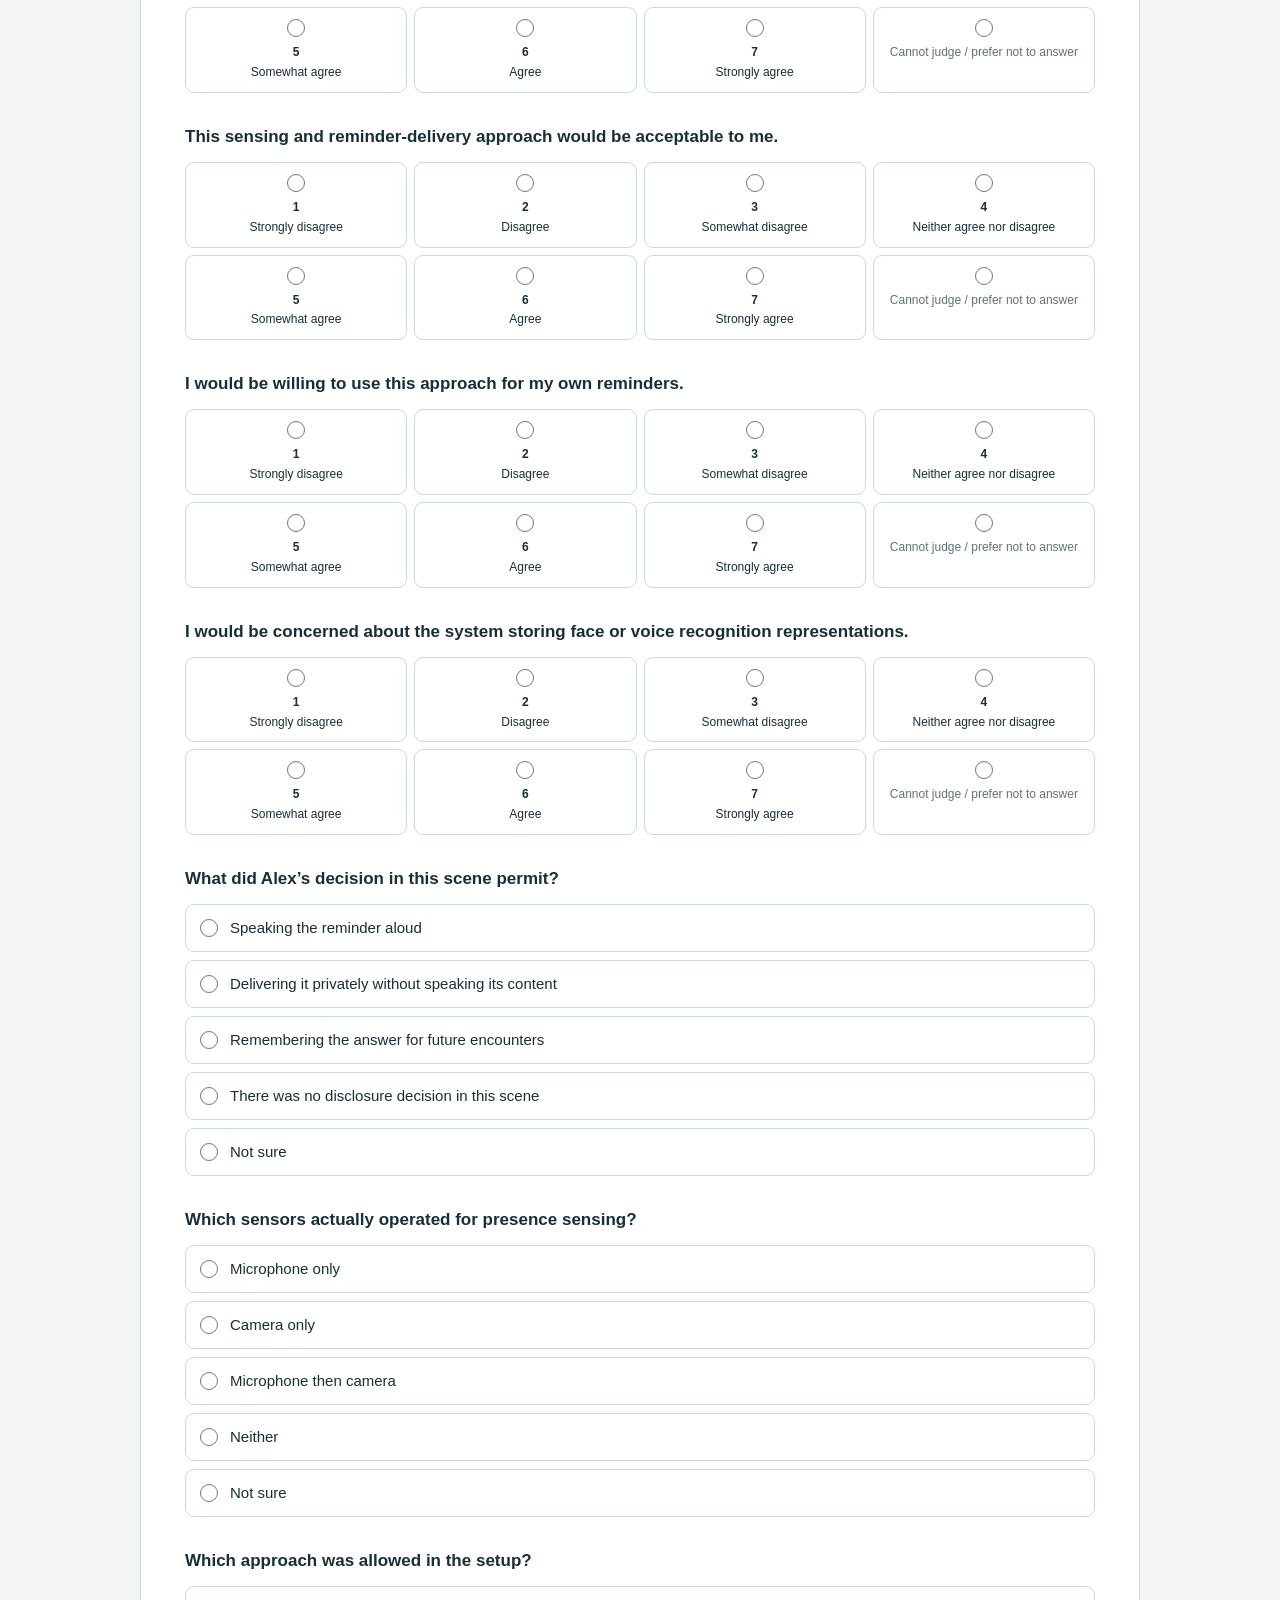
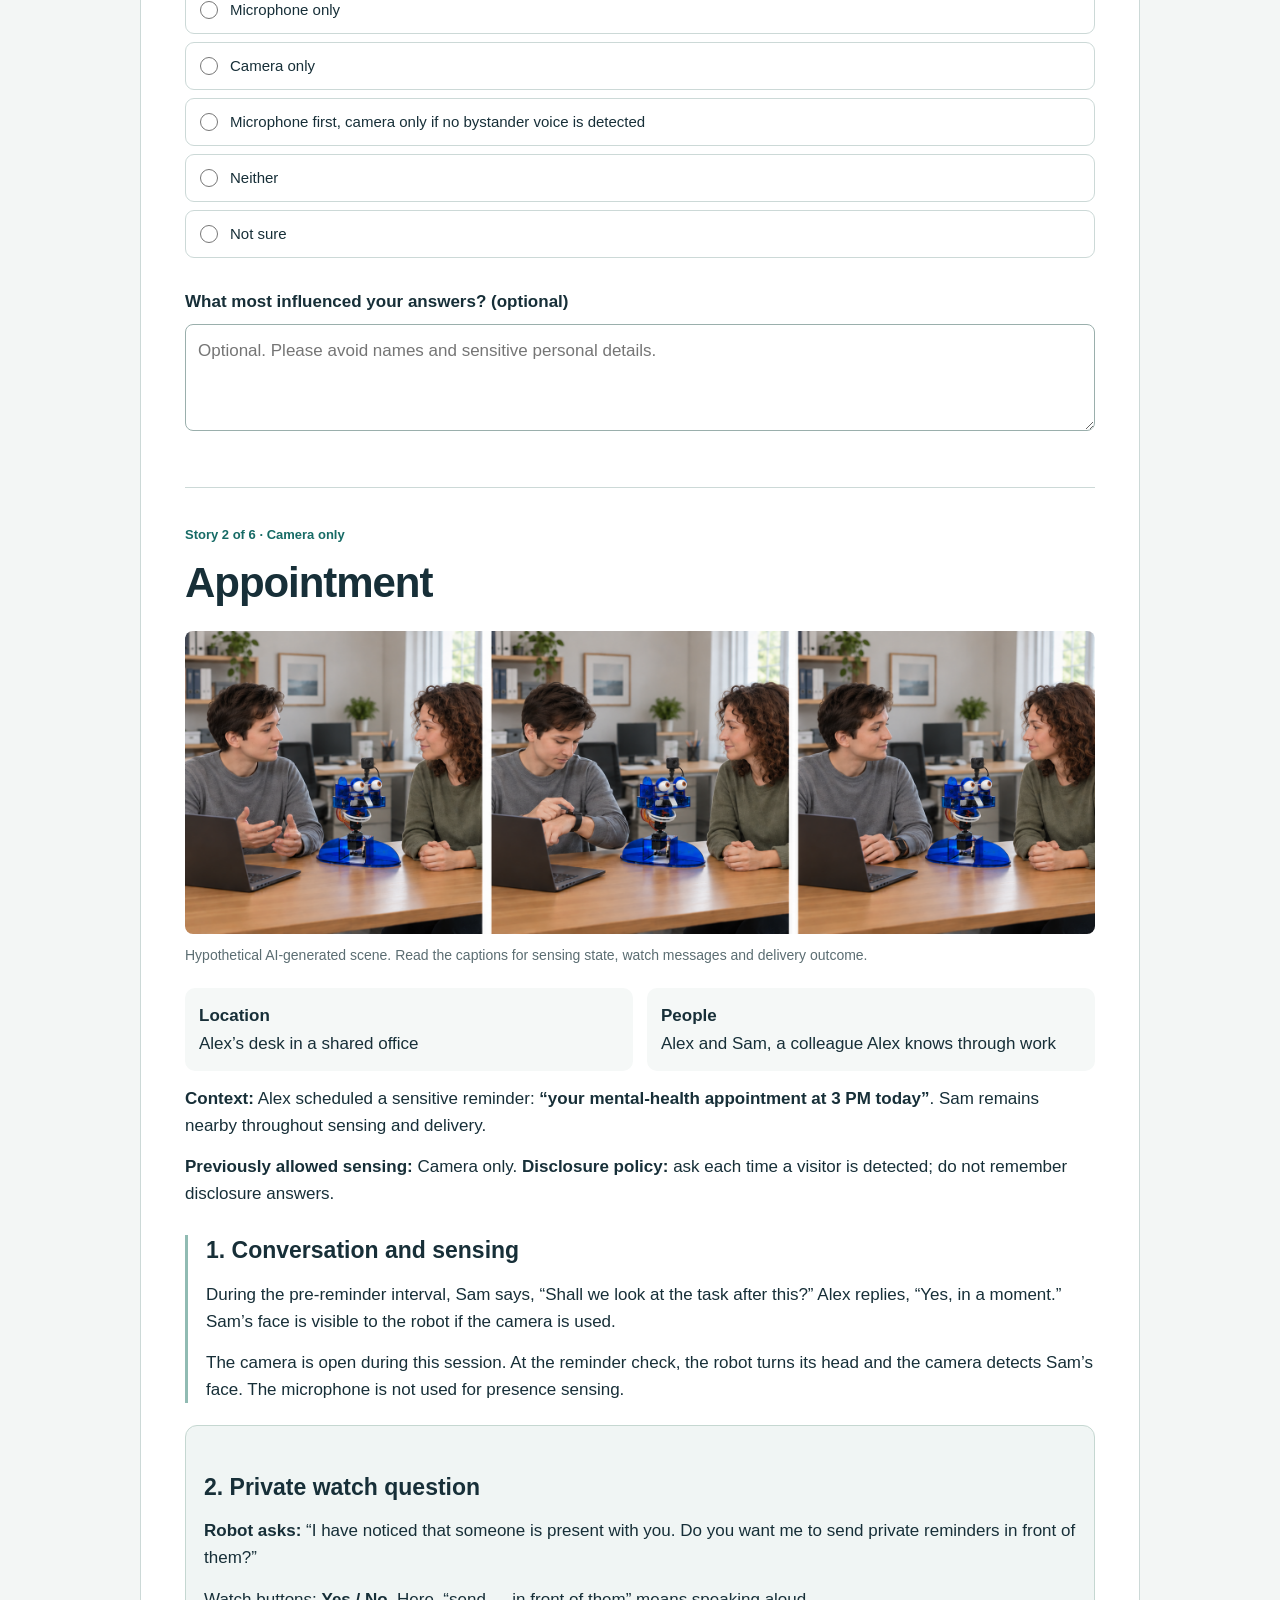
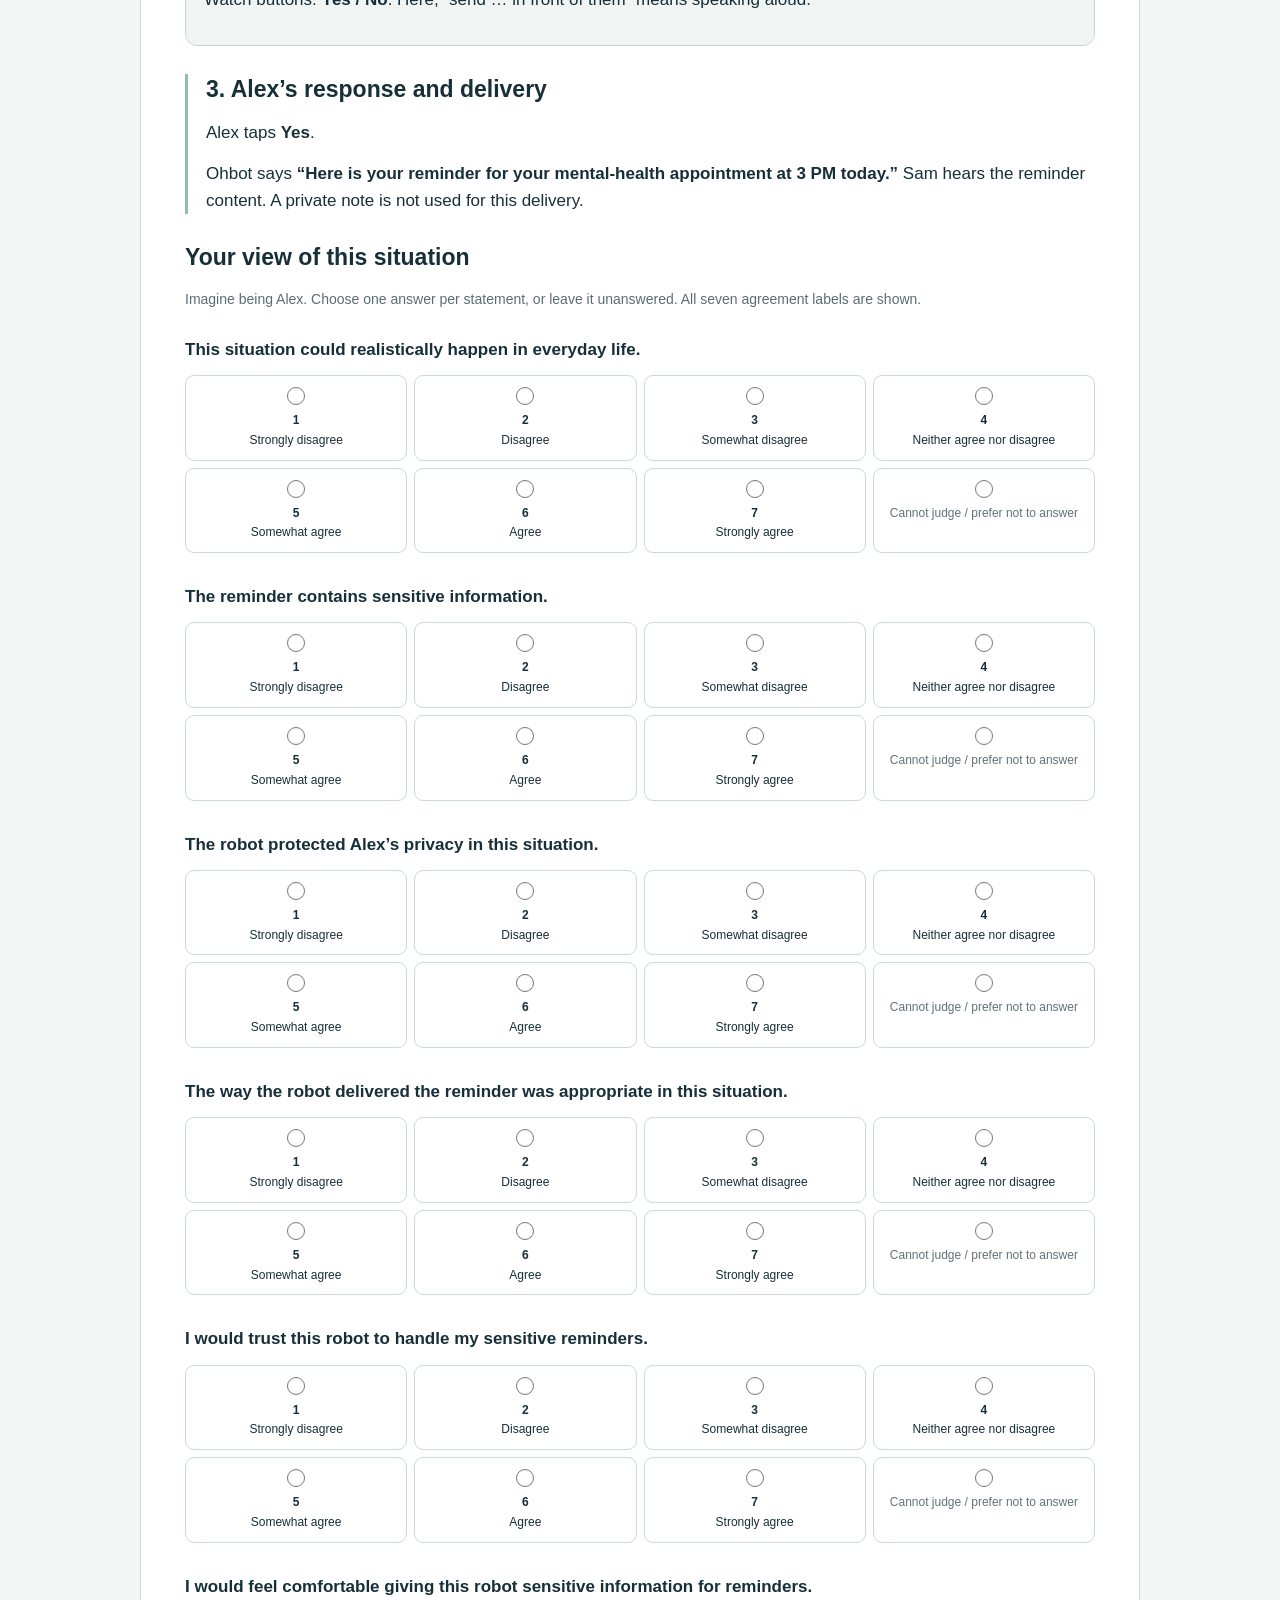
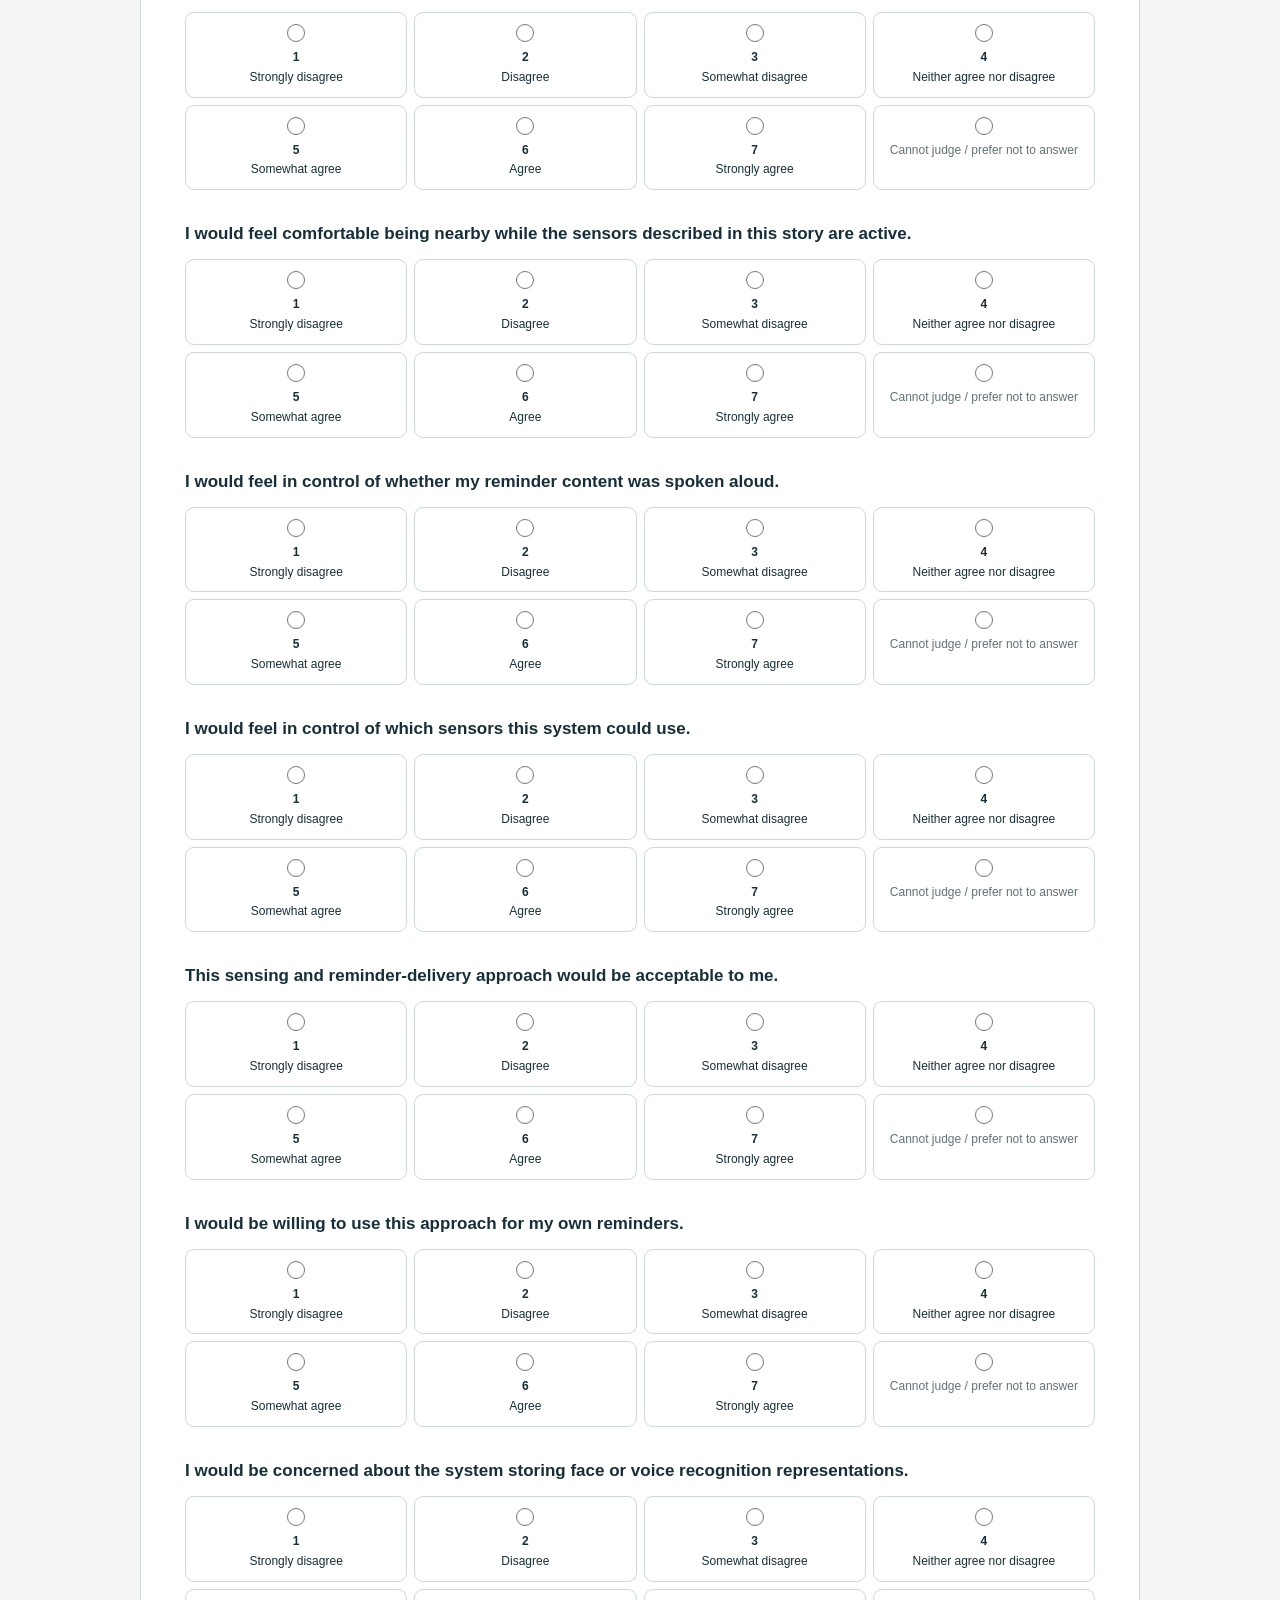
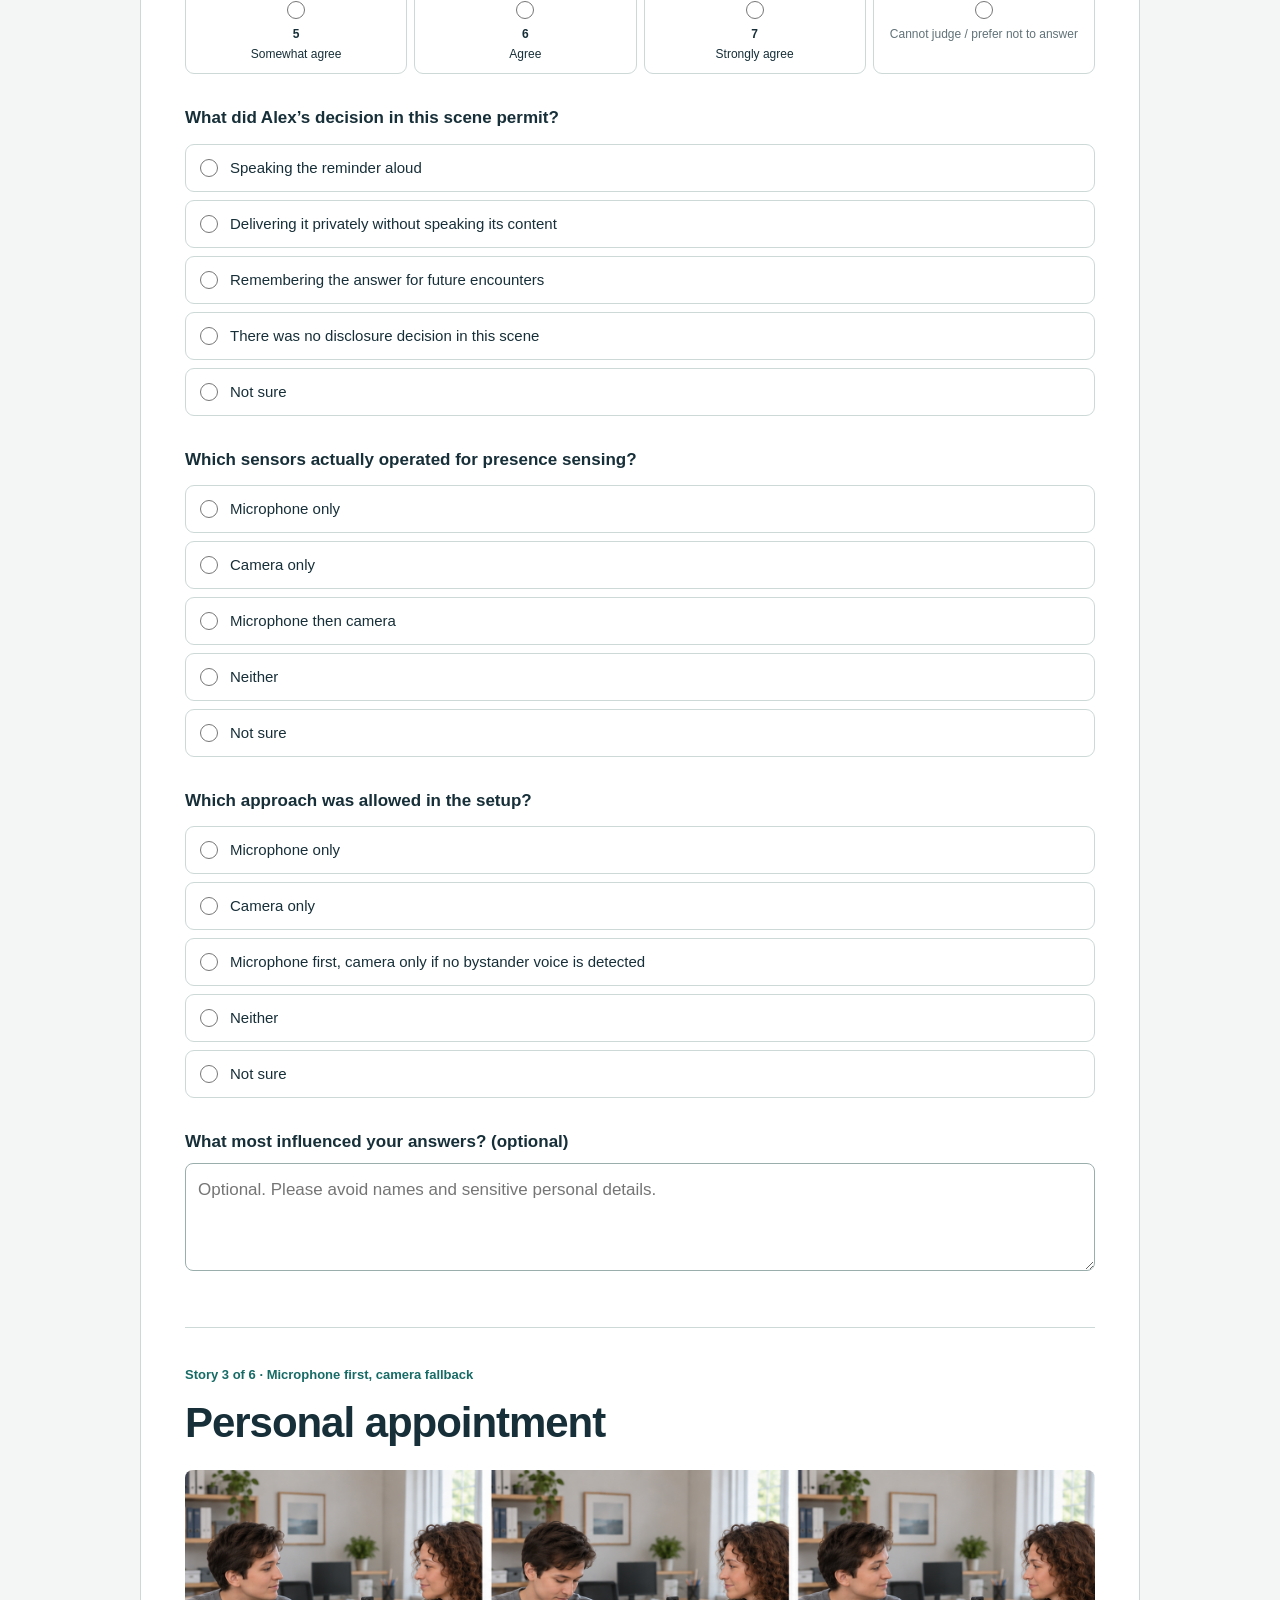
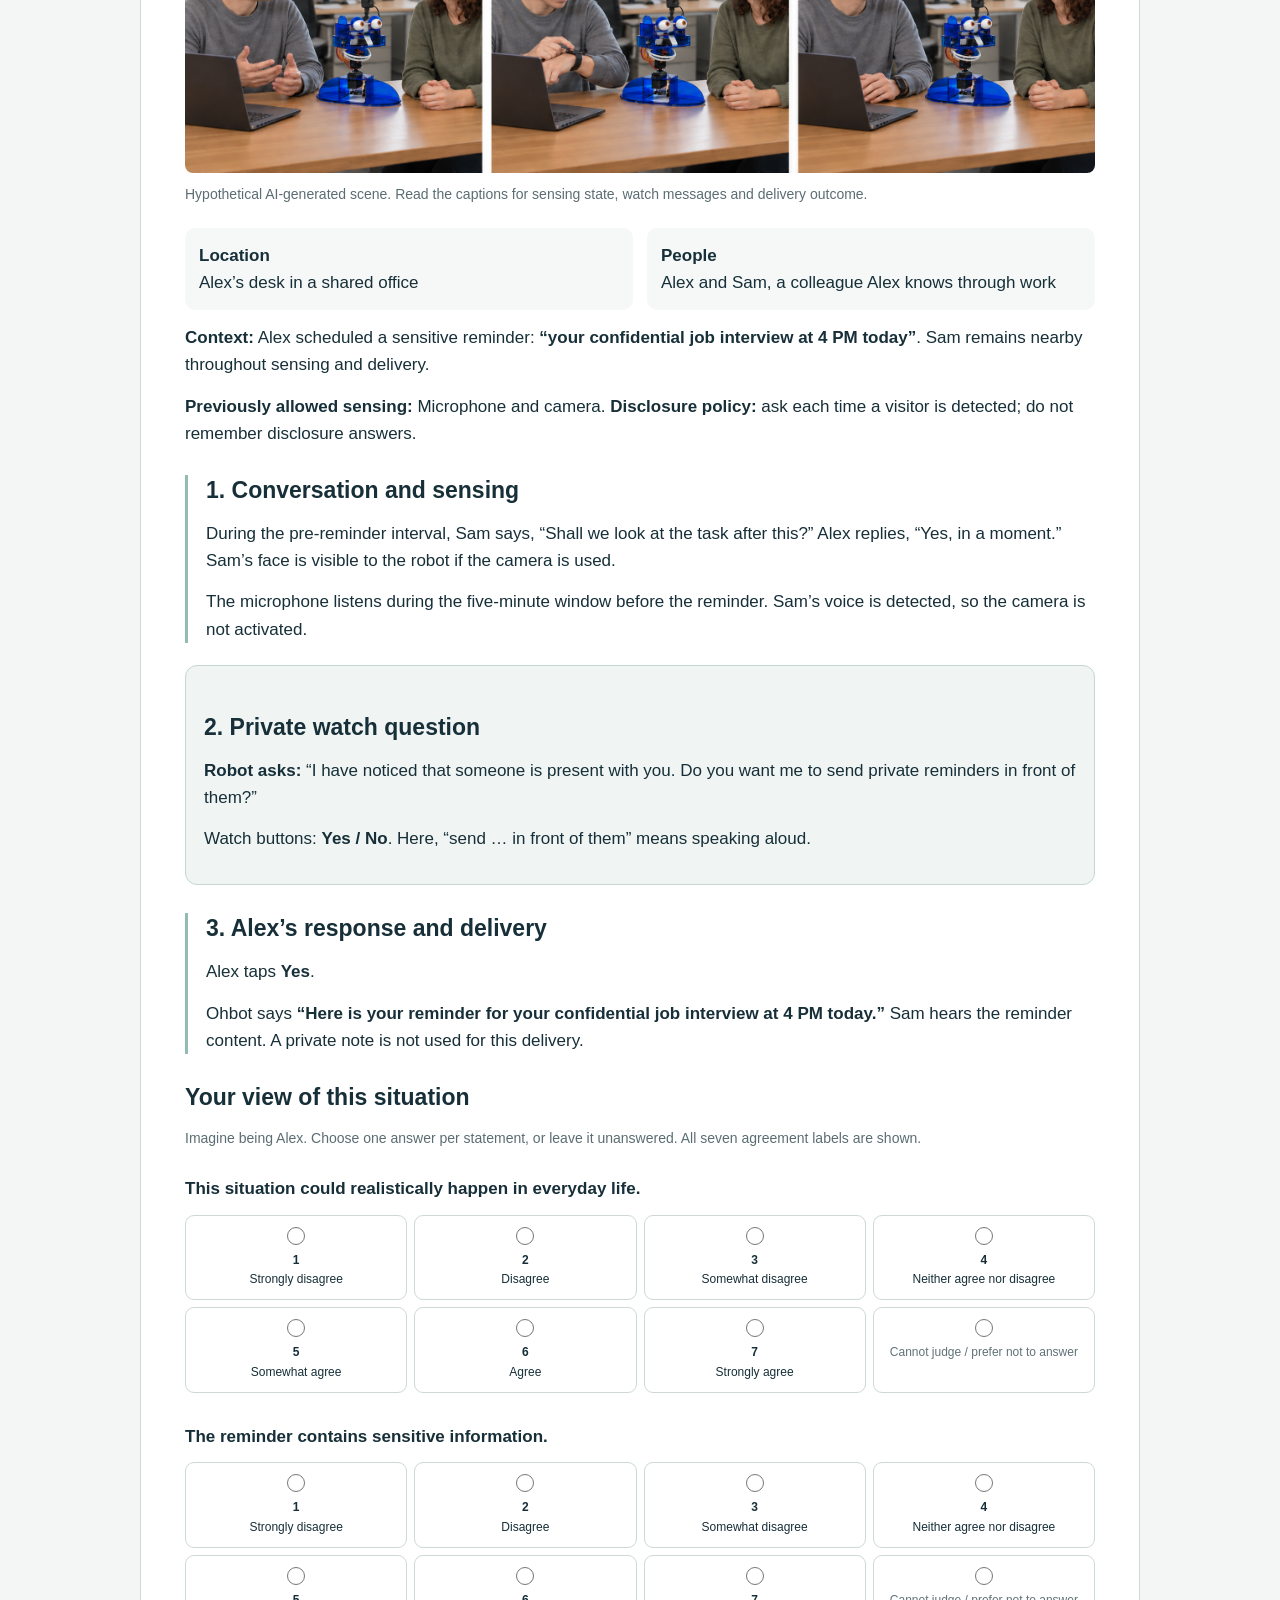
<file: user-study/participant-survey/participant-materials.html>
<!doctype html>
<html lang="en">
<head>
  <meta charset="utf-8">
  <meta name="viewport" content="width=device-width, initial-scale=1">
  <meta name="color-scheme" content="light">
  <title>How should a reminder robot sense who is nearby?</title>
  <link rel="stylesheet" href="survey.css">
  <script>window.SURVEY_MATERIALS_MODE = true;</script>
  <script src="config.js" defer></script>
  <script src="survey.js" defer></script>
</head>
<body>
  <a class="skip" href="#page">Skip to survey</a>
  <header><div class="brand">OHBOT + BANGLE.JS <span>Master’s thesis study</span></div></header>
  <main>
    <div id="setup" class="notice" hidden></div>
    <div class="progress-row"><span id="step-label">Participant information</span><span id="step-count"></span></div>
    <progress id="progress" max="10" value="0" aria-label="Survey progress"></progress>
    <form id="survey" novalidate>
      <section id="page" tabindex="-1" aria-labelledby="page-title"></section>
      <p id="error" class="error" role="alert" hidden></p>
      <nav id="navigation" aria-label="Survey navigation">
        <button id="back" type="button" class="secondary">Back</button>
        <button id="next" type="submit">Continue</button>
      </nav>
    </form>
    <button id="withdraw" type="button" class="text-button" hidden>Withdraw and clear my answers</button>
    <noscript><p class="notice">Please enable JavaScript to view the stories and answer this survey.</p></noscript>
  </main>
  <footer>This survey does not activate your microphone, camera or smartwatch.</footer>
</body>
</html>
</file>
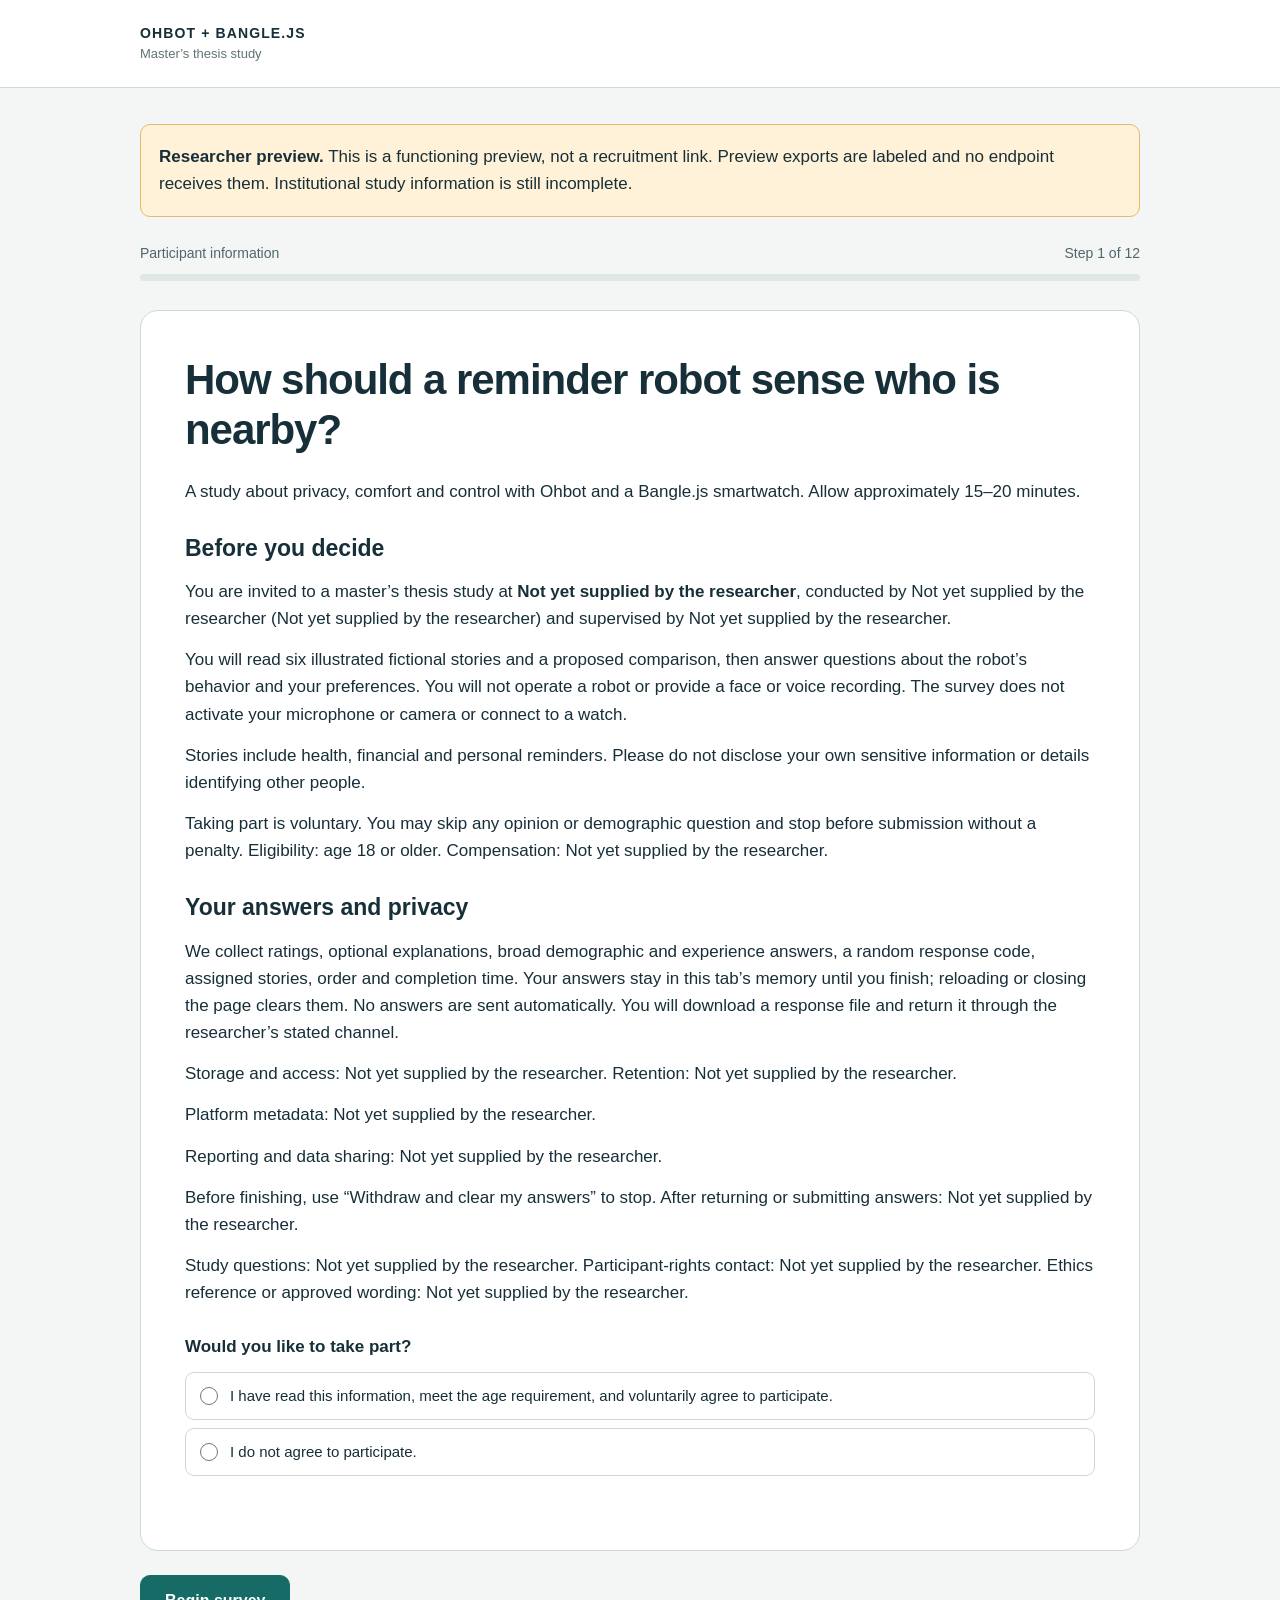
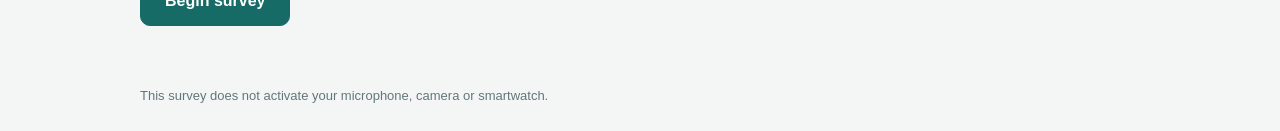
<file: user-study/participant-survey/preview.html>
<!doctype html>
<html lang="en">
<head>
  <meta charset="utf-8">
  <meta name="viewport" content="width=device-width, initial-scale=1">
  <meta name="color-scheme" content="light">
  <title>How should a reminder robot sense who is nearby?</title>
  <link rel="stylesheet" href="survey.css">
  <script>window.SURVEY_PREVIEW_MODE = true;</script>
  <script src="config.js" defer></script>
  <script src="survey.js" defer></script>
</head>
<body>
  <a class="skip" href="#page">Skip to survey</a>
  <header><div class="brand">OHBOT + BANGLE.JS <span>Master’s thesis study</span></div></header>
  <main>
    <div id="setup" class="notice" hidden></div>
    <div class="progress-row"><span id="step-label">Participant information</span><span id="step-count"></span></div>
    <progress id="progress" max="10" value="0" aria-label="Survey progress"></progress>
    <form id="survey" novalidate>
      <section id="page" tabindex="-1" aria-labelledby="page-title"></section>
      <p id="error" class="error" role="alert" hidden></p>
      <nav id="navigation" aria-label="Survey navigation">
        <button id="back" type="button" class="secondary">Back</button>
        <button id="next" type="submit">Continue</button>
      </nav>
    </form>
    <button id="withdraw" type="button" class="text-button" hidden>Withdraw and clear my answers</button>
    <noscript><p class="notice">Please enable JavaScript to view the stories and answer this survey.</p></noscript>
  </main>
  <footer>This survey does not activate your microphone, camera or smartwatch.</footer>
</body>
</html>
</file>
<file: user-study/study.css>
:root {
  --ink: #17243a;
  --muted: #5d6b80;
  --navy: #123b67;
  --blue: #1768ac;
  --cyan: #25bcd2;
  --paper: #ffffff;
  --canvas: #f3f6fa;
  --line: #d7e0ea;
  --sky: #eaf5fb;
  --green: #176b46;
  --green-soft: #e7f5ed;
  --amber: #775000;
  --amber-soft: #fff5dc;
  --red: #922f2f;
  --red-soft: #fcecec;
  --shadow: 0 14px 42px rgba(20, 48, 80, .09);
  --radius: 18px;
  color: var(--ink);
  background: var(--canvas);
  font-family: Inter, ui-sans-serif, -apple-system, BlinkMacSystemFont, "Segoe UI", sans-serif;
  line-height: 1.55;
}

* { box-sizing: border-box; }
html { scroll-behavior: smooth; }
body { margin: 0; min-width: 320px; background: var(--canvas); }
.sr-only { position: absolute; width: 1px; height: 1px; margin: -1px; overflow: hidden; clip: rect(0, 0, 0, 0); white-space: nowrap; }
button, input, select, textarea { font: inherit; }
button, input, select { accent-color: var(--blue); }
button { cursor: pointer; }
h1, h2, h3, p { margin-top: 0; }
h1, h2 { color: var(--navy); letter-spacing: -.025em; }
h1 { max-width: 820px; margin-bottom: 14px; font: 700 clamp(2.25rem, 5vw, 4.8rem)/1.02 Georgia, "Times New Roman", serif; }
h2 { margin-bottom: 12px; font-size: clamp(1.45rem, 3vw, 2.1rem); }
h3 { color: var(--navy); font-size: 1.35rem; }

.skip-link { position: fixed; z-index: 100; top: 10px; left: 10px; transform: translateY(-160%); border-radius: 8px; background: var(--navy); color: white; padding: 10px 14px; }
.skip-link:focus { transform: none; }
.hero { display: grid; grid-template-columns: minmax(0, 1.1fr) minmax(340px, .9fr); align-items: stretch; min-height: 560px; border-bottom: 1px solid var(--line); background: linear-gradient(125deg, #fff 0%, #edf7fa 100%); overflow: hidden; }
.hero-copy { align-self: center; padding: clamp(42px, 7vw, 100px); padding-right: clamp(24px, 4vw, 60px); }
.hero img { width: 100%; height: 100%; min-height: 560px; object-fit: cover; }
.kicker, .section-number { margin-bottom: 8px; color: var(--blue); font-size: .76rem; font-weight: 850; letter-spacing: .14em; text-transform: uppercase; }
.lede { max-width: 720px; color: var(--muted); font-size: clamp(1.08rem, 2vw, 1.3rem); }
.hero-meta { display: flex; flex-wrap: wrap; gap: 9px; }
.hero-meta span, .fact { border: 1px solid #bcdbe7; border-radius: 999px; background: rgba(255,255,255,.82); color: #34526d; padding: 7px 11px; font-size: .82rem; }

main { width: min(1120px, calc(100% - 32px)); margin: 0 auto; padding: 28px 0 80px; }
.notice { margin-bottom: 18px; border: 1px solid var(--line); border-radius: 12px; padding: 14px 17px; }
.notice.warning { border-color: #dfbd70; background: var(--amber-soft); color: var(--amber); }
.notice.error { border-color: #e4acac; background: var(--red-soft); color: var(--red); }
.progress-shell { position: sticky; z-index: 20; top: 10px; margin-bottom: 22px; border: 1px solid var(--line); border-radius: 13px; background: rgba(255,255,255,.94); box-shadow: var(--shadow); padding: 12px 16px; backdrop-filter: blur(12px); }
.progress-shell div { display: flex; justify-content: space-between; gap: 16px; margin-bottom: 7px; color: var(--muted); font-size: .82rem; }
.progress-shell strong { color: var(--navy); }
progress { display: block; width: 100%; height: 9px; overflow: hidden; border: 0; border-radius: 999px; background: #e6edf3; }
progress::-webkit-progress-bar { background: #e6edf3; }
progress::-webkit-progress-value { background: linear-gradient(90deg, var(--blue), var(--cyan)); }
progress::-moz-progress-bar { background: linear-gradient(90deg, var(--blue), var(--cyan)); }

form { display: grid; gap: 24px; }
.card { border: 1px solid var(--line); border-radius: var(--radius); background: var(--paper); box-shadow: var(--shadow); padding: clamp(22px, 4vw, 42px); }
.prose > p:not(.section-number), .muted { color: var(--muted); }
.prose strong { color: var(--ink); }
.contact-grid { display: grid; grid-template-columns: repeat(2, minmax(0, 1fr)); gap: 12px; margin: 24px 0 0; }
.contact-grid div { border: 1px solid var(--line); border-radius: 11px; background: #f9fbfd; padding: 12px 14px; }
.contact-grid dt { color: var(--muted); font-size: .75rem; font-weight: 800; letter-spacing: .08em; text-transform: uppercase; }
.contact-grid dd { margin: 3px 0 0; overflow-wrap: anywhere; font-weight: 700; }
fieldset.card { min-width: 0; }
legend { max-width: 100%; color: var(--navy); padding: 0 8px; font-size: clamp(1.45rem, 3vw, 2.1rem); font-weight: 800; letter-spacing: -.025em; }
legend .section-number { display: block; }
.check { display: flex; align-items: flex-start; gap: 10px; margin: 12px 0; color: #3e4d63; }
.check input { flex: 0 0 auto; width: 20px; height: 20px; margin-top: 2px; }
.scenario { margin: 18px 0; border-left: 5px solid var(--cyan); border-radius: 0 12px 12px 0; background: var(--sky); padding: 20px 22px; }
.scenario p:last-child { margin-bottom: 0; }
.image-note { margin: 18px 0 0; font-size: .82rem; }
.section-heading { display: flex; align-items: end; justify-content: space-between; gap: 20px; padding: 10px 5px 0; }
.section-heading p:last-child { color: var(--muted); font-size: .85rem; }
#condition-list { display: grid; gap: 24px; margin-top: 14px; }

.condition-card { overflow: hidden; padding: 0; }
.condition-image { position: relative; margin: 0; background: #e8edf2; }
.condition-image img { display: block; width: 100%; aspect-ratio: 4 / 3; object-fit: cover; }
.condition-image figcaption { position: absolute; right: 12px; bottom: 12px; border-radius: 999px; background: rgba(18, 36, 58, .86); color: white; padding: 6px 10px; font-size: .75rem; backdrop-filter: blur(6px); }
.condition-content { padding: clamp(22px, 4vw, 40px); }
.condition-index { color: var(--blue); font-weight: 850; font-size: .78rem; letter-spacing: .12em; text-transform: uppercase; }
.condition-summary { max-width: 800px; color: var(--muted); }
.facts { display: flex; flex-wrap: wrap; gap: 8px; margin: 18px 0 24px; }
.fact { background: var(--sky); }

.matrix-wrap { overflow-x: auto; margin: 18px 0; border: 1px solid var(--line); border-radius: 12px; }
.matrix { width: 100%; min-width: 830px; border-collapse: collapse; font-size: .83rem; }
.matrix th, .matrix td { border-bottom: 1px solid var(--line); padding: 12px 8px; text-align: center; }
.matrix tr:last-child th, .matrix tr:last-child td { border-bottom: 0; }
.matrix thead th { background: #f5f8fb; color: var(--muted); font-size: .72rem; line-height: 1.25; }
.matrix th:first-child { width: 48%; padding-left: 14px; text-align: left; }
.matrix tbody th { color: #334258; font-weight: 650; }
.matrix label { display: grid; place-items: center; min-width: 38px; min-height: 38px; border-radius: 8px; }
.matrix label:hover { background: var(--sky); }
.matrix input { width: 19px; height: 19px; }
.question-block { margin-top: 26px; }
.question-label { display: block; margin-bottom: 10px; color: #344259; font-weight: 760; }
select, textarea { width: 100%; border: 1px solid #c7d2df; border-radius: 10px; background: white; color: var(--ink); padding: 11px 12px; }
select { min-height: 46px; }
textarea { resize: vertical; }
select:focus, textarea:focus, input:focus-visible, button:focus-visible { outline: 3px solid rgba(23,104,172,.2); outline-offset: 2px; }
.choice-grid { display: grid; grid-template-columns: repeat(2, minmax(0, 1fr)); gap: 9px; }
.choice-grid label { display: flex; align-items: flex-start; gap: 9px; border: 1px solid var(--line); border-radius: 10px; padding: 11px 12px; color: #3a4960; }
.choice-grid label:has(input:checked) { border-color: var(--blue); background: var(--sky); }
.choice-grid input { flex: 0 0 auto; margin-top: 4px; }
.inline-scale { display: flex; align-items: center; gap: 14px; color: var(--muted); font-size: .77rem; }
.scale-options { display: grid; flex: 1; grid-template-columns: repeat(7, 1fr); gap: 6px; }
.scale-options label { display: grid; place-items: center; gap: 2px; border: 1px solid var(--line); border-radius: 8px; padding: 7px 3px; color: var(--ink); }
.scale-options label:has(input:checked) { border-color: var(--blue); background: var(--sky); }
.scale-options input { margin: 0; }
.form-grid { display: grid; grid-template-columns: repeat(2, minmax(0, 1fr)); gap: 18px; }
.form-grid label { display: grid; gap: 7px; color: #3a4960; font-weight: 700; }

.button { border: 1px solid transparent; border-radius: 10px; min-height: 46px; padding: 11px 17px; font-weight: 800; }
.button.primary { background: var(--blue); color: white; }
.button.primary:hover { background: var(--navy); }
.button.secondary { border-color: #cbd7e2; background: #eef3f7; color: var(--navy); }
.button-row { display: flex; flex-wrap: wrap; gap: 10px; }
.finish-card { text-align: center; }
.finish-card .button { margin: 5px; }
.form-error { margin: 16px 0 0; color: var(--red); font-weight: 750; }
.completion { margin-top: 24px; border-color: #9bc6ad; background: var(--green-soft); }
.completion h2 { color: var(--green); }
footer { border-top: 1px solid var(--line); background: white; color: var(--muted); padding: 28px 20px; text-align: center; font-size: .82rem; }
footer p { margin-bottom: 4px; }
code { border-radius: 5px; background: rgba(18,59,103,.08); padding: 2px 5px; }

@media (max-width: 760px) {
  .hero { grid-template-columns: 1fr; min-height: auto; }
  .hero-copy { padding: 44px 24px; }
  .hero img { min-height: 280px; max-height: 430px; }
  .contact-grid, .choice-grid, .form-grid { grid-template-columns: 1fr; }
  .section-heading { align-items: flex-start; flex-direction: column; }
  .inline-scale { align-items: stretch; flex-direction: column; }
  .inline-scale > span:last-child { align-self: flex-end; }
}

@media (max-width: 520px) {
  main { width: min(100% - 20px, 1120px); }
  .card { padding: 20px 17px; border-radius: 14px; }
  .condition-card { padding: 0; }
  .condition-content { padding: 22px 17px; }
  .progress-shell div { align-items: flex-start; flex-direction: column; gap: 2px; }
  .scale-options { gap: 3px; }
  .scale-options label { padding-inline: 1px; }
  .button-row { flex-direction: column; }
}

@media print {
  .skip-link, .progress-shell, #setup-warning, #submit-button, #reset-button, .completion .button-row { display: none !important; }
  body { background: white; }
  .hero { min-height: auto; }
  .hero-copy { padding: 30px; }
  .hero img { min-height: 320px; }
  main { width: 100%; padding: 16px; }
  .card { break-inside: avoid; box-shadow: none; }
  .condition-image img { max-height: 520px; }
}

@media (prefers-reduced-motion: reduce) {
  html { scroll-behavior: auto; }
  *, *::before, *::after { animation: none !important; transition: none !important; }
}
</file>
<file: user-study/participant-survey/survey.css>
:root{font-family:Inter,-apple-system,BlinkMacSystemFont,"Segoe UI",sans-serif;color:#172f38;background:#f3f6f5;line-height:1.6;font-size:17px;--accent:#176b66;--border:#ccd9d7}
*{box-sizing:border-box}body{margin:0}header{background:#fff;border-bottom:1px solid var(--border);padding:22px max(24px,calc((100vw - 1000px)/2))}.brand{font-weight:750;letter-spacing:.08em;font-size:14px}.brand span{display:block;font-weight:400;letter-spacing:0;color:#617278;font-size:13px}main{max-width:1048px;margin:36px auto;padding:0 24px}h1{font-size:clamp(28px,4vw,42px);line-height:1.2;letter-spacing:-.025em;margin:0 0 22px}h2{font-size:23px;line-height:1.35;margin:28px 0 12px}h3{font-size:19px}p{margin:14px 0}a{color:var(--accent)}#page{background:white;border:1px solid var(--border);border-radius:18px;padding:clamp(22px,4vw,44px);outline:none}.progress-row{display:flex;justify-content:space-between;gap:12px;font-size:14px;color:#51666c}progress{width:100%;height:7px;border:0;border-radius:5px;appearance:none;margin:10px 0 24px;overflow:hidden}progress::-webkit-progress-bar{background:#dfe8e5}progress::-webkit-progress-value{background:var(--accent)}progress::-moz-progress-bar{background:var(--accent)}fieldset{border:0;padding:0;margin:26px 0 30px;min-width:0}legend{font-weight:650;padding:0;margin-bottom:12px;width:100%}.choices{display:grid;gap:8px}.choice{display:flex;gap:12px;align-items:flex-start;border:1px solid var(--border);border-radius:9px;padding:11px 14px;cursor:pointer;font-size:15px}.choice:has(input:checked){border-color:var(--accent);background:#edf7f4}.choice:hover{background:#f6f9f8}input[type=radio],input[type=checkbox]{accent-color:var(--accent);width:18px;height:18px;flex:0 0 18px;margin:3px 0 0}.scale{display:grid;grid-template-columns:repeat(4,minmax(0,1fr));gap:7px}.scale .choice{display:block;text-align:center;padding:11px 6px;font-size:12px;line-height:1.4}.scale input{display:block;margin:0 auto 7px}.scale strong{display:block;margin-bottom:3px}.scale .missing{color:#617278}.helper,.caption{font-size:14px;color:#5b6d72}.caption{margin:10px 0 22px}.story-image{width:100%;height:auto;display:block;border-radius:8px}.story{border-left:3px solid #91bbb3;padding:0 0 0 18px;margin:22px 0}.watch{background:#f0f5f4;border:1px solid #c5d7d1;padding:18px;border-radius:12px}.tag{display:inline-block;color:var(--accent);font-weight:650;font-size:13px;margin:0 0 12px}.facts{display:grid;grid-template-columns:1fr 1fr;gap:14px}.fact{background:#f5f8f7;padding:14px;border-radius:10px}.fact strong{display:block}textarea,select{font:inherit;width:100%;border:1px solid #9aafac;border-radius:8px;background:#fff;color:inherit;padding:12px}textarea{min-height:100px;resize:vertical}label.text-label{display:block;font-weight:650;margin:20px 0 8px}nav{display:flex;justify-content:space-between;gap:12px;margin:24px 0}button,.button{font:inherit;font-size:16px;font-weight:600;border-radius:10px;border:1px solid var(--accent);background:var(--accent);color:#fff;padding:12px 24px;cursor:pointer;min-height:48px}.secondary{background:#fff;color:var(--accent)}button:disabled{opacity:.5;cursor:not-allowed}.text-button{background:none;color:#5d6f75;border:0;font-size:14px;padding:10px 0}.notice{background:#fff2d8;border:1px solid #e1bc70;border-radius:10px;padding:18px;margin-bottom:25px}.error{background:#fff0ef;color:#8b2924;padding:14px;border-radius:8px}footer{max-width:1048px;padding:24px;margin:0 auto;font-size:13px;color:#63767b}.skip{position:absolute;left:16px;top:-80px;background:white;padding:10px}.skip:focus{top:8px;z-index:10}:focus-visible{outline:3px solid #d3972e;outline-offset:3px}[hidden]{display:none!important}.summary-list{padding-left:24px}.summary-list li{margin-bottom:8px}.downloads{display:flex;gap:12px;flex-wrap:wrap}.code{font-family:monospace;font-size:22px;letter-spacing:.05em}.review-table{border-collapse:collapse;width:100%;font-size:14px}.review-table td,.review-table th{text-align:left;border-bottom:1px solid var(--border);padding:8px}
@media(max-width:650px){main{padding:0 14px;margin:22px auto}.scale{grid-template-columns:repeat(2,minmax(0,1fr))}.facts{grid-template-columns:1fr}.story-image{min-height:0}#page{padding:23px 18px;border-radius:12px}header{padding:17px 20px}nav button{padding:12px 19px}fieldset{margin-top:25px}}
@media print{header,.progress-row,progress,nav,#withdraw,#setup{display:none!important}body{background:white}main{max-width:none;margin:0;padding:0}#page{border:0;padding:0}.scale{grid-template-columns:repeat(4,1fr)}fieldset{break-inside:avoid}button{display:none}}

.material-section{margin-top:48px;padding-top:32px;border-top:1px solid var(--border)}.material-section:first-of-type{margin-top:20px;padding-top:0;border-top:0}
@media print{.material-section{break-before:page;border-top:0;padding-top:0;margin-top:0}.material-section:first-of-type{break-before:auto}h1,h2,h3{break-after:avoid}.story,.watch,.facts{break-inside:avoid}.choice{font-size:10px}.scale .choice{font-size:9px}body{font-size:11px;line-height:1.4}h1{font-size:25px}h2{font-size:17px}fieldset{margin:16px 0}.story-image{max-height:180px;object-fit:contain}}
</file>
